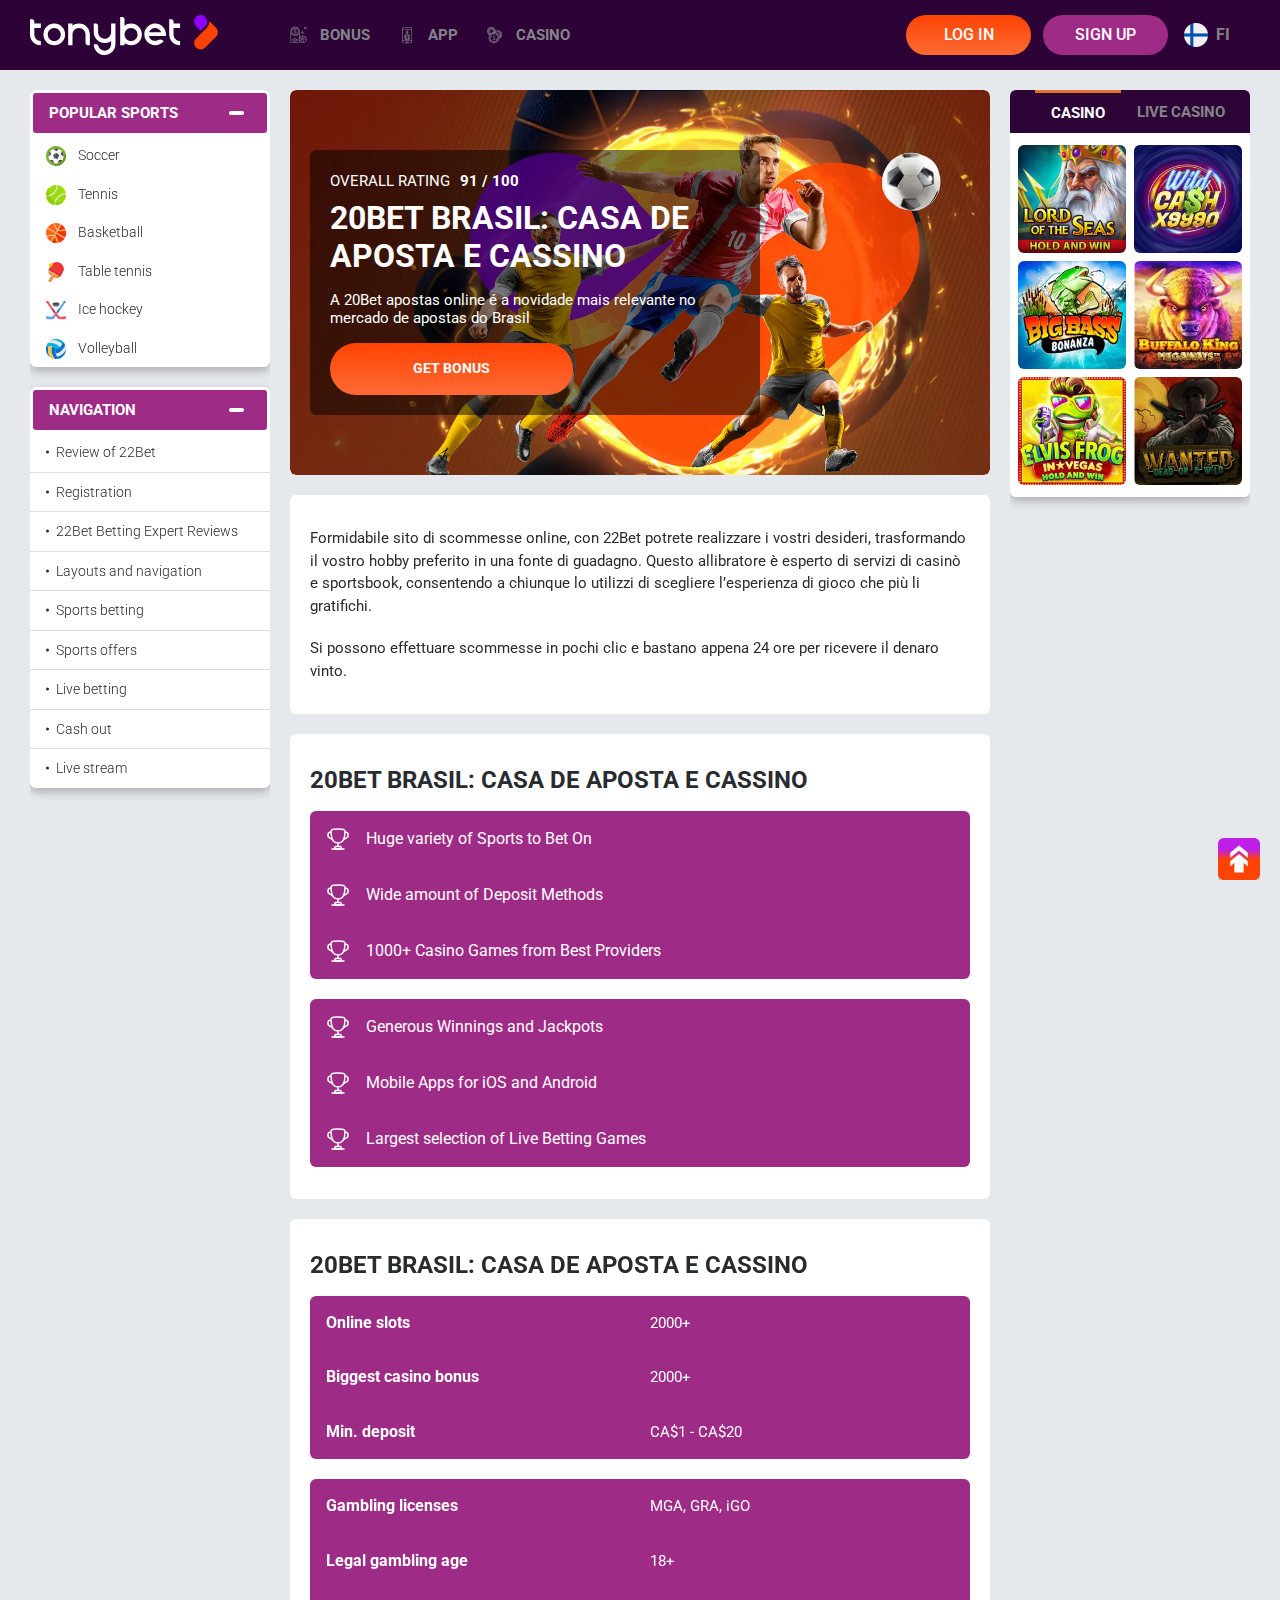
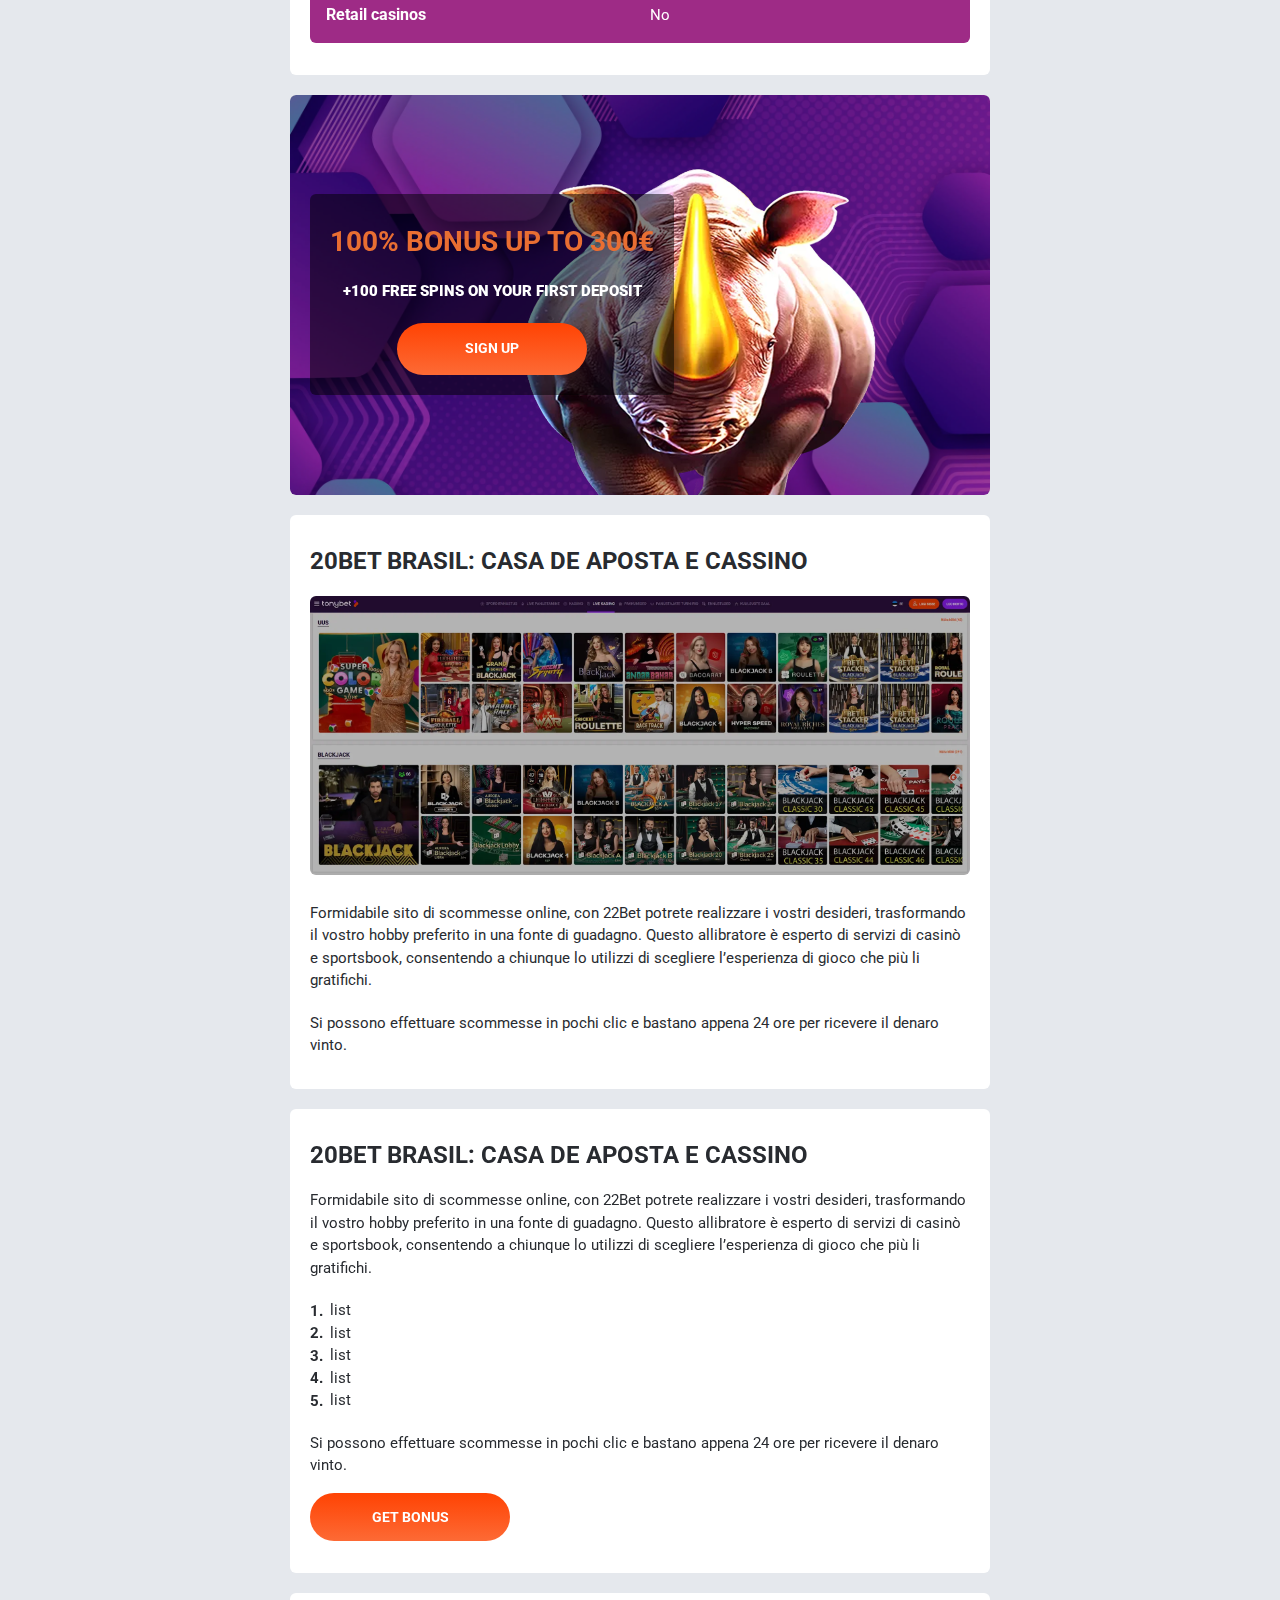
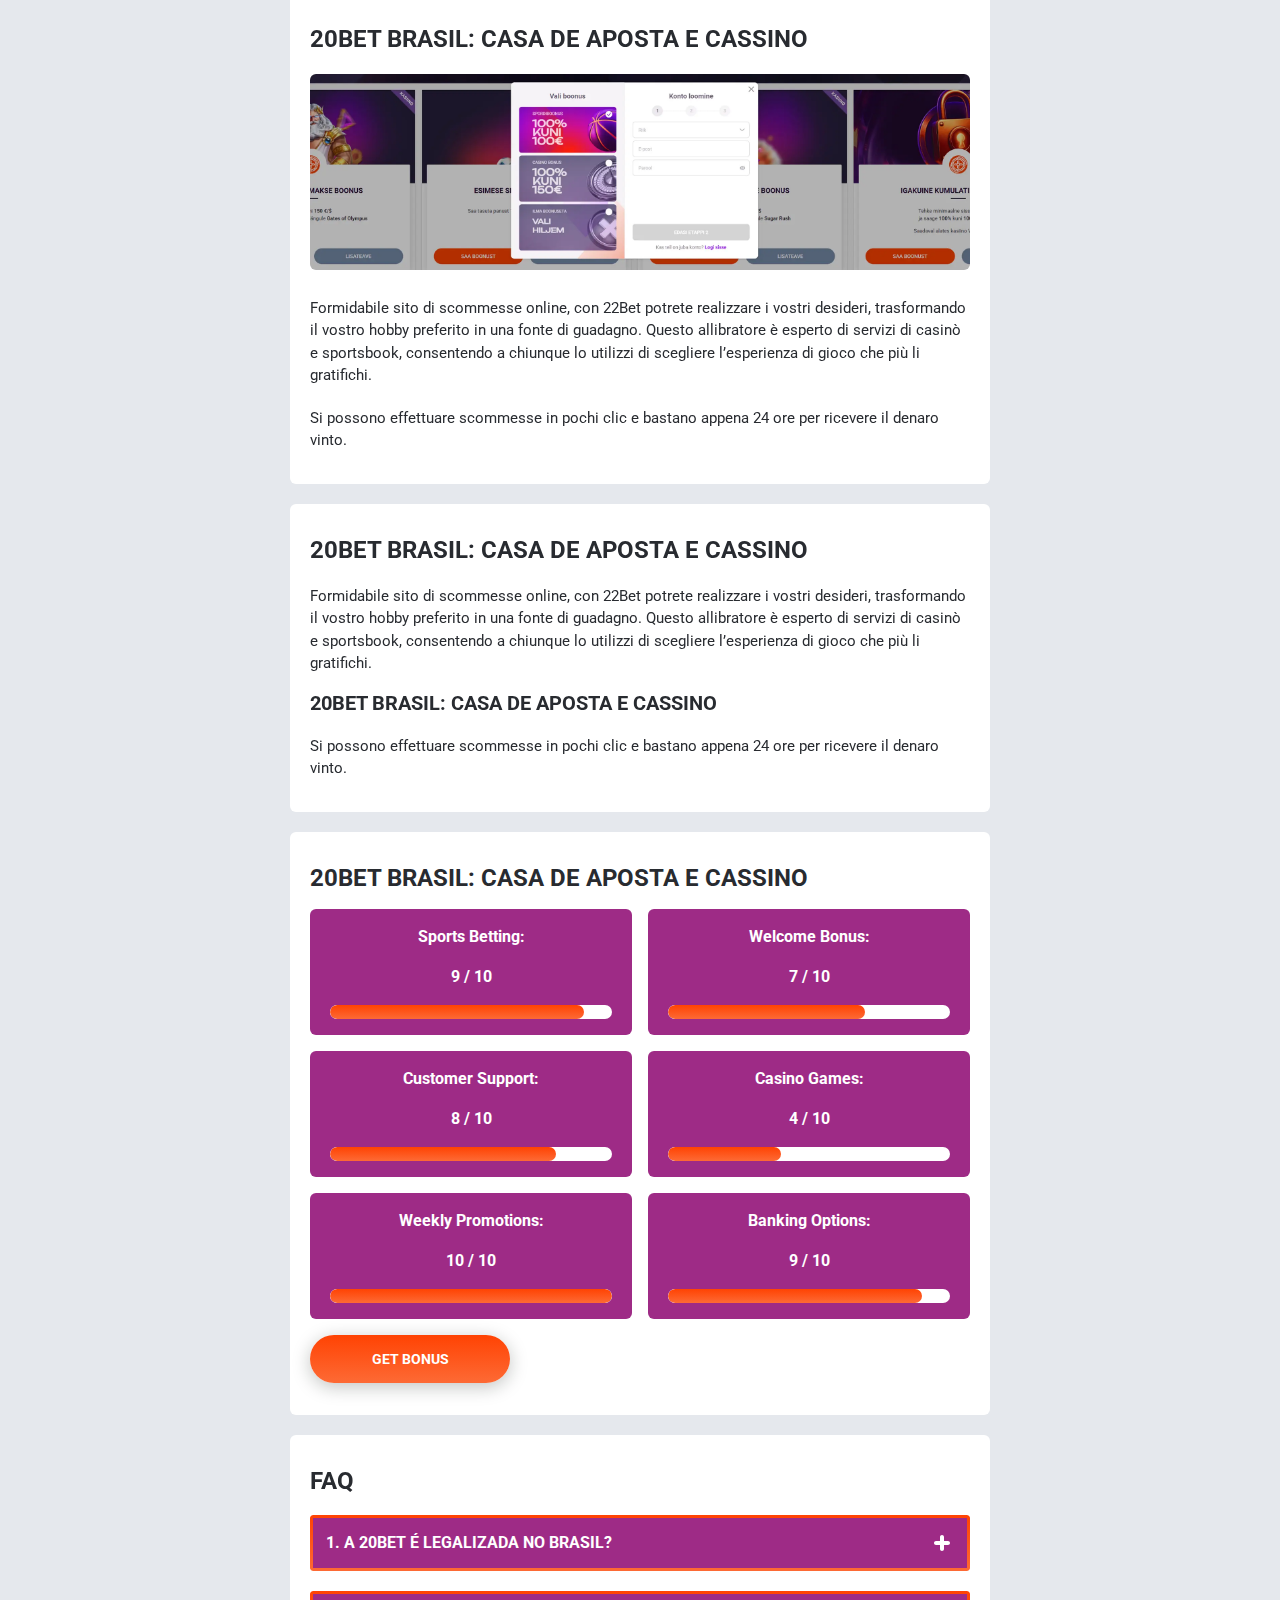
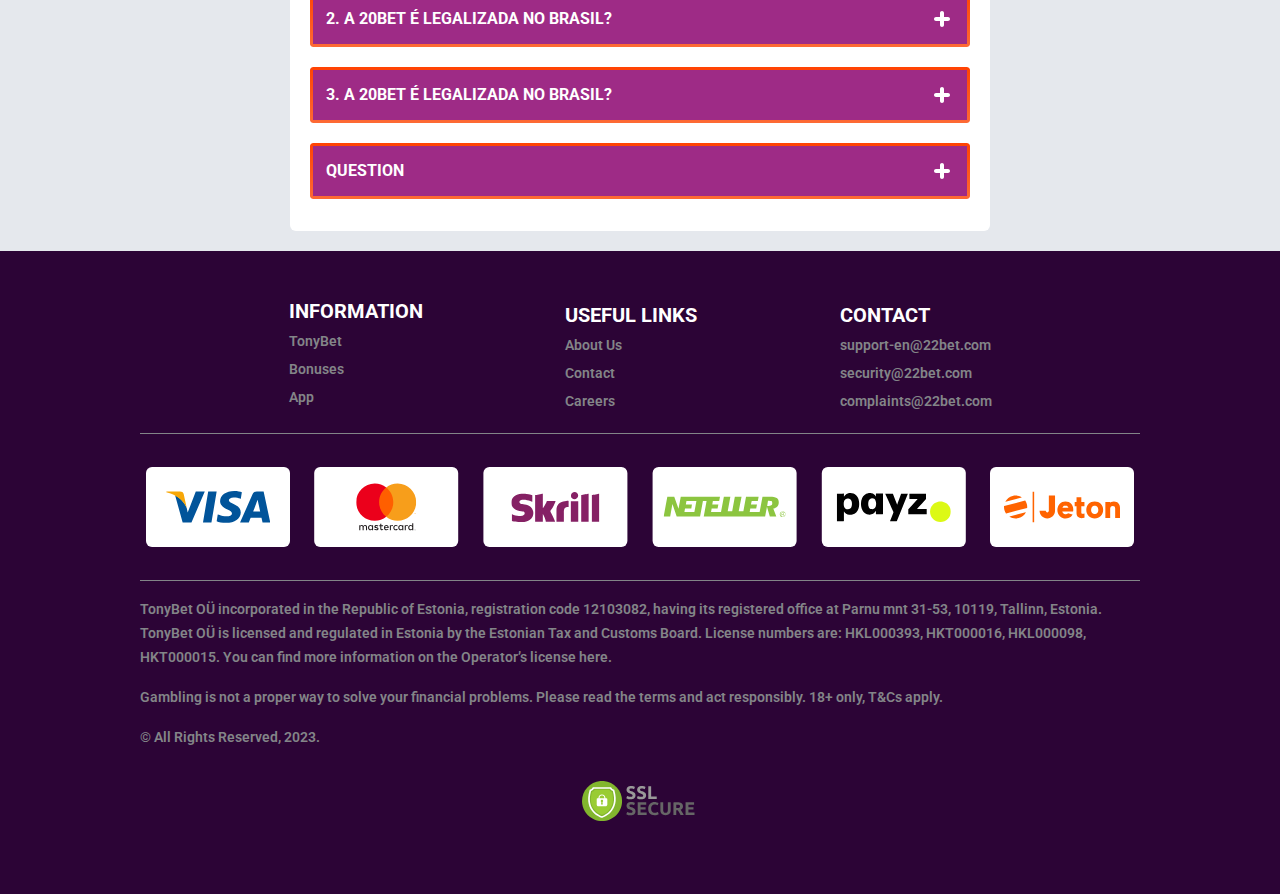
<file: index.html>
<!DOCTYPE html>
<html lang="fi">
  <head>
    <meta charset="UTF-8" />

    <meta name="viewport" content="width=device-width, initial-scale=1.0" />
    <title>20Bet Brasil: Casa de 
Aposta e Cassino</title>
    <meta name="description" content />
    <meta property="og:site_name" content />
    <meta property="og:title" content />
    <meta property="og:type" content="website" />
    <meta property="og:url" content />
    <meta property="og:image" content />
    <meta property="og:image:alt" content />
    <meta property="og:locale" content="fi" />
    <meta property="og:description" content />
    <link rel="preconnect" href="https://fonts.googleapis.com" />
    <link rel="preconnect" href="https://fonts.gstatic.com" crossorigin />
    <link
      href="https://fonts.googleapis.com/css2?family=Poppins&family=Roboto:wght@400;500;700&display=swap"
      rel="stylesheet"
    />
    <link rel="stylesheet" href="./css/reset.css" />
    <link rel="stylesheet" href="./css/main.css" />
    <link rel="stylesheet" href="./css/media.css" />
    <link rel="icon" href="./images/favicon.png" type="image/x-icon" />
    <script
      src="https://code.jquery.com/jquery-3.6.1.min.js"
      integrity="sha256-o88AwQnZB+VDvE9tvIXrMQaPlFFSUTR+nldQm1LuPXQ="
      crossorigin="anonymous"
    ></script>
  </head>
  <body>
    <header class="header">
      <section class="content header__content">
        <a href="./index.html" class="logo header__logo"
          ><img src="./images/header/logo.svg" alt="logo" title
        /></a>
        <button class="header__btn-menu">
          <svg
            width="16px"
            height="16px"
            viewBox="0 0 16 16"
            xmlns="http://www.w3.org/2000/svg"
          >
            <rect y="0" width="16" height="3" rx="1.5"></rect>
            <rect y="6.5" width="16" height="3" rx="1.5"></rect>
            <rect y="13" width="16" height="3" rx="1.5"></rect>
          </svg>
        </button>

       
        <nav class="menu header__menu">
          <ul class="header__menu-list">
            <li>
              <a href="./bonus.html">
                <span>Bonus</span>
              </a>
            </li>
            <li>
              <a href="./app.html">
                <span>App</span>
              </a>
            </li>
             <li>
              <a href="./casino.html">
                <span>Casino</span>
              </a>
            </li>
          </ul>
          <div class="header__button header__button-menu">
            <a href="#" class="button button__login-menu">log in</a>
            <a href="#" class="button button__menu">sign up</a>
          </div>
        </nav>

       

        <a href="#" class="button button__login">log in</a>
        <a href="#" class="button button__singup">sign up</a>
         <a href="" class="header__flag">
          <span><img src="./images/header/flag.png" alt="flag" title /></span>
          <span>fi</span>
        </a>
      </section>
    </header>
    <main class="main home">
      <section class="main__wrap">
        <aside class="sidebar sidebar-left">
          <div class="sidebar-left__quik">
            <div class="menu__links-desk">Popular sports</div>
            <ul class="menu__links">
              <li>
                <a href="#"
                  ><img
                    src="./images/left-menu/soccer.svg"
                    alt="Soccer"
                    title
                  />Soccer</a
                >
              </li>
              <li>
                <a href="#"
                  ><img
                    src="./images/left-menu/tennis.svg"
                    alt="Tennis"
                    title
                  />Tennis</a
                >
              </li>
              <li>
                <a href="#"
                  ><img
                    src="./images/left-menu/basketball.svg"
                    alt="Basketball"
                    title
                  />Basketball</a
                >
              </li>
              <li>
                <a href="#"
                  ><img
                    src="./images/left-menu/table-tennis.svg"
                    alt="Table tennis"
                    title
                  />Table tennis</a
                >
              </li>
              <li>
                <a href="#"
                  ><img
                    src="./images/left-menu/hockey.svg"
                    alt="Ice hockey"
                    title
                  />Ice hockey</a
                >
              </li>
              <li>
                <a href="#"
                  ><img
                    src="./images/left-menu/volleyball.svg"
                    alt="Volleyball"
                    title
                  />Volleyball</a
                >
              </li>
            </ul>
          </div>

          <div class="sidebar-left__review">
            <div class="menu__review-desk">Navigation</div>
            <ul class="menu__review">
              <li><a href="#">Review of 22Bet</a></li>
              <li><a href="#">Registration</a></li>
              <li>
                <a href="#">22Bet Betting Expert Reviews</a>
              </li>
              <li><a href="#">Layouts and navigation</a></li>
              <li><a href="#">Sports betting</a></li>
              <li><a href="#">Sports offers</a></li>
              <li><a href="#">Live betting</a></li>
              <li><a href="#">Cash out</a></li>
              <li><a href="#">Live stream</a></li>
            </ul>
          </div>
        </aside>
        <section class="content__wrapper">
          <section class="content hero">
            <div class="background">
              <img src="./images/main/bg-main.webp" alt="hero" title />
             
            </div>
            <div class="hero__wrapper">
              <div class="hero__data">
                <div class="hero__rating">
                  <p>Overall Rating</p>

                  <span>
                    <span>91</span>
                    <span>/</span>
                    <span>100</span>
                  </span>
                </div>
                <h1 class="title general hero__title">
                20Bet Brasil: Casa de 
Aposta e Cassino
                </h1>
<p class="hero__text">A 20Bet apostas online é a novidade mais relevante 
no mercado de apostas do Brasil</p>
                <a href="#" class="button hero__button">get bonus</a>
              </div>
            </div>
          </section>
          <section class="content menu-review__content">
            <div class="menu__review-desk menu__review-content">
            Navigation
            </div>
            <ul class="menu__review menu__review-list">
              <li><a href="#">Review of 22Bet</a></li>
              <li><a href="#">Registration</a></li>
              <li><a href="#">22Bet Betting Expert Reviews</a></li>
              <li><a href="#">Layouts and navigation</a></li>
              <li><a href="#">Sports betting</a></li>
              <li><a href="#">Sports offers</a></li>
              <li><a href="#">Live betting</a></li>
              <li><a href="#">Cash out</a></li>
              <li><a href="#">Live stream</a></li>
            </ul>
          </section>
          <section class="content article">
            <p>
              Formidabile sito di scommesse online, con 22Bet potrete realizzare
              i vostri desideri, trasformando il vostro hobby preferito in una
              fonte di guadagno. Questo allibratore è esperto di servizi di
              casinò e sportsbook, consentendo a chiunque lo utilizzi di
              scegliere l’esperienza di gioco che più li gratifichi.
            </p>
            <p>
              Si possono effettuare scommesse in pochi clic e bastano appena 24
              ore per ricevere il denaro vinto.
            </p>
          </section>
           <section class="content features">
            <h2 class="title high features__title">20Bet Brasil: Casa de Aposta e Cassino</h2>
              <div class="features__info">
                <ul>
                  <li>
                    <img src="./images/main/features-icon.svg" alt="icon" title="">
                    Huge variety of Sports to Bet On</li>
                  <li>
                    <img src="./images/main/features-icon.svg" alt="icon" title="">
                    Wide amount of Deposit Methods</li>
                  <li>
                    <img src="./images/main/features-icon.svg" alt="icon" title="">
                    1000+ Casino Games from Best Providers</li>
                </ul>
                 <ul>
                  <li>
                    <img src="./images/main/features-icon.svg" alt="icon" title="">
                    Generous Winnings and Jackpots</li>
                  <li>
                    <img src="./images/main/features-icon.svg" alt="icon" title="">
                    Mobile Apps for iOS and Android</li>
                  <li>
                    <img src="./images/main/features-icon.svg" alt="icon" title="">
                    Largest selection of Live Betting Games</li>
                </ul>
              
              </div>
           </section>
          <section class="content features">
            <h2 class="title high features__title">20Bet Brasil: Casa de Aposta e Cassino</h2>
            <div class="features__list">
                <table class="features__table">
                  <tbody>
                    <tr>
                      <td>Online slots</td>
                      <td>2000+</td>
                    </tr>
                    <tr>
                      <td>Biggest casino bonus</td>
                      <td>2000+</td>
                    </tr>
                    <tr>
                      <td>Min. deposit</td>
                      <td>CA$1 - CA$20</td>
                    </tr>
                  </tbody>
                   <tbody>
                    <tr>
                      <td>Gambling licenses</td>
                      <td>MGA, GRA, iGO</td>
                    </tr>
                    <tr>
                      <td>Legal gambling age</td>
                      <td>18+</td>
                    </tr>
                    <tr>
                      <td>Retail casinos</td>
                      <td>No</td>
                    </tr>
                  </tbody>
                </table>
            
            </div>
          </section>

          <section class="content banner">
            <div class="background banner__backgroud">
              <img src="./images/main/banner-main.webp" alt="banner" title />
              <div class="decor-banner__backgroud">
              <img src="./images/main/decor-banner-main.png" alt="banner" title />
            </div>
            </div>
            <div class="banner__info">
             
             <h2 class="title high banner__title">
  <span class="main-offer">
    100% BONUS UP TO 300€
  </span>
  <strong class="sub-offer">
    +100 free spins on your first deposit
  </strong>
</h2>

              <a href="#" class="button banner__button">sign up</a>
            </div>
          </section>
          <section class="content article">
            <h2 class="title high article__title">
              20Bet Brasil: Casa de Aposta e Cassino
            </h2>
 <div class="images">
              <img src="./images/main/image1-main.webp" alt="banner" title />
            </div>
            <p>
              Formidabile sito di scommesse online, con 22Bet potrete realizzare
              i vostri desideri, trasformando il vostro hobby preferito in una
              fonte di guadagno. Questo allibratore è esperto di servizi di
              casinò e sportsbook, consentendo a chiunque lo utilizzi di
              scegliere l’esperienza di gioco che più li gratifichi.
            </p>
            <p>
              Si possono effettuare scommesse in pochi clic e bastano appena 24
              ore per ricevere il denaro vinto.
            </p>
           
          </section>
   
           
          <section class="content article">
            <h2 class="title high article__title">
              20Bet Brasil: Casa de Aposta e Cassino
            </h2>
            <p>
              Formidabile sito di scommesse online, con 22Bet potrete realizzare
              i vostri desideri, trasformando il vostro hobby preferito in una
              fonte di guadagno. Questo allibratore è esperto di servizi di
              casinò e sportsbook, consentendo a chiunque lo utilizzi di
              scegliere l’esperienza di gioco che più li gratifichi.
            </p>
            <ol>
              <li>list</li>
              <li>list</li>
              <li>list</li>
               <li>list</li>
              <li>list</li>
            </ol>
            <p>
              Si possono effettuare scommesse in pochi clic e bastano appena 24
              ore per ricevere il denaro vinto.
            </p>
            <a href="#" class="button ">get bonus</a>
          </section>
          <section class="content article">
            <h2 class="title high article__title">
              20Bet Brasil: Casa de Aposta e Cassino
            </h2>
<div class="images">
              <img src="./images/main/image2-main.webp" alt="banner" title />
            </div>
            <p>
              Formidabile sito di scommesse online, con 22Bet potrete realizzare
              i vostri desideri, trasformando il vostro hobby preferito in una
              fonte di guadagno. Questo allibratore è esperto di servizi di
              casinò e sportsbook, consentendo a chiunque lo utilizzi di
              scegliere l’esperienza di gioco che più li gratifichi.
            </p>
            <p>
              Si possono effettuare scommesse in pochi clic e bastano appena 24
              ore per ricevere il denaro vinto.
            </p>
            
          </section>
          <section class="content article">
            <h2 class="title high article__title">
              20Bet Brasil: Casa de Aposta e Cassino
            </h2>

         
            <p>
              Formidabile sito di scommesse online, con 22Bet potrete realizzare
              i vostri desideri, trasformando il vostro hobby preferito in una
              fonte di guadagno. Questo allibratore è esperto di servizi di
              casinò e sportsbook, consentendo a chiunque lo utilizzi di
              scegliere l’esperienza di gioco che più li gratifichi.
            </p>
            <h3>20Bet Brasil: Casa de Aposta e Cassino</h3>
            <p>
              Si possono effettuare scommesse in pochi clic e bastano appena 24
              ore per ricevere il denaro vinto.
            </p>
            
          </section>
         <section class="content ratings">
            <h2 class="title high ratings__title">20Bet Brasil: Casa de Aposta e Cassino</h2>
          
            <div class="ratings__content">
              <ul class="ratings__list">
                <li>
                 
                  <div  class="ratings__info">
                    
                    <span class="ratings__data">
                      <span>9</span>
                      <span>/</span>
                      <span>10</span>
                    </span>
                   
                    <p>Sports betting:</p>
                
                  </div>
                  <div class="ratings__img">
                      <span style="width: 90%"></span>
                  </div>
                </li>
                <li>
                  
                  <div class="ratings__info">
                    <span class="ratings__data">
                      <span>7</span>
                      <span>/</span>
                      <span>10</span>
                    </span>
                    <p>Welcome Bonus:
                    </p> 
                  </div>
                  <div class="ratings__img">
                    <span style="width: 70%"></span>
                  </div>
                </li>
                <li>
                  
                  <div class="ratings__info">
                    <span class="ratings__data">
                      <span>8</span>
                      <span>/</span>
                      <span>10</span>
                    </span>
                    <p>Customer support:</p>
              
                  </div>
                  <div class="ratings__img">
                      <span style="width: 80%"></span>
                  </div>  
              </li>
              
              <li>
               
                <div class="ratings__info">
                  <span class="ratings__data">
                    <span>4</span>
                    <span>/</span>
                    <span>10</span>
                  </span>
                  <p>Casino games:</p>
                
                </div>
                <div class="ratings__img">
                  <span style="width: 40%"></span>
                </div>
              
               
              </li>
                <li>
                 
                  <div class="ratings__info">
                    <span class="ratings__data">
                      <span>10</span>
                      <span>/</span>
                      <span>10</span>
                    </span>
                    <p>Weekly Promotions:
                    </p>
              
                  </div>
                  <div class="ratings__img">
                      <span style="width: 100%"></span>
                  </div>   
                  
                </li> 
              <li>
               
                <div class="ratings__info">
                  <span class="ratings__data">
                    <span>9</span>
                    <span>/</span>
                    <span>10</span>
                  </span>
                  <p>Banking Options:</p>
                  
                </div> 
                <div class="ratings__img">
                   <span style="width: 90%"></span>
                </div>
              </li> 
            
              </ul>
             
            </div>      

            <a href="#" class="button ratings__button">get bonus</a>
          </section>
       
          <section class="content faq">
            <h2 class="title high faq__title">faq</h2>
            <ul class="faq__list">
              <li class="faq__item">
                <h3 class="title medium faq__subtitle js-button-expander">
                1. A 20Bet é legalizada no Brasil?
                </h3>
                <div class="faq__answer js-expand-content">
                  <p>
                   Sim, a casa de apostas tem licença emitida por Curaçao, que é reconhecida no Brasil e a permite atuar por aqui.
                  </p>
                </div>
              </li>
              <li class="faq__item">
                <h3 class="title medium faq__subtitle js-button-expander">
                 2. A 20Bet é legalizada no Brasil?
                </h3>
                <div class="faq__answer js-expand-content">
                  <p>
                 Sim, a casa de apostas tem licença emitida por Curaçao, que é reconhecida no Brasil e a permite atuar por aqui.
                  </p>
                </div>
              </li>
               <li class="faq__item">
                <h3 class="title medium faq__subtitle js-button-expander">
                 3. A 20Bet é legalizada no Brasil?
                </h3>
                <div class="faq__answer js-expand-content">
                  <p>
                 Sim, a casa de apostas tem licença emitida por Curaçao, que é reconhecida no Brasil e a permite atuar por aqui.
                  </p>
                </div>
              </li>
              <li class="faq__item">
                <h3 class="title medium faq__subtitle js-button-expander">
                Question
                </h3>
                <div class="faq__answer js-expand-content">
                  <p>
                   Sim, a casa de apostas tem licença emitida por Curaçao, que é reconhecida no Brasil e a permite atuar por aqui.
                  </p>
                </div>
              </li>
              
            </ul>
          </section>
        </section>
         <aside class="sidebar sidebar-right">
          
          <div class="sidebar-right__desk">
            <div class="menu__wrap">
              <div class="menu__cards">Casino</div>
              <div class="menu__cards-live">Live Casino</div>
            </div>
            <ul class="menu__casino">
              <li>
                <a href="#"
                  >
                  <img
                    src="./images/right-gallery/casino1.png"
                    alt="gallery-casino"
                    title
                />
                
  </a><div class="casino__hover">
                  <h2>Wild Cash</h2>
        <a href="#" class="casino__hover-link">Sign up</a>
        <p>or</p>
        <a href="#" class="button  casino__button">Log in</a>
    </div>
              
              </li>
              <li>
                <a href="#"
                  ><img
                    src="./images/right-gallery/casino2.png"
                    alt="gallery-casino"
                    title
                />
              </a>
              <div class="casino__hover">
                  <h2>Wild Cash</h2>
        <a href="#" class="casino__hover-link">Sign up</a>
        <p>or</p>
        <a href="#" class="button  casino__button">Log in</a>
    </div>
              </li>
              <li>
                <a href="#"
                  ><img
                    src="./images/right-gallery/casino3.png"
                    alt="gallery-casino"
                    title
                /></a>
                <div class="casino__hover">
                  <h2>Wild Cash</h2>
        <a href="#" class="casino__hover-link">Sign up</a>
        <p>or</p>
        <a href="#" class="button  casino__button">Log in</a>
    </div>
              </li>
              <li>
                <a href="#"
                  ><img
                    src="./images/right-gallery/casino4.png"
                    alt="gallery-casino"
                    title
                /></a>
                <div class="casino__hover">
                  <h2>Wild Cash</h2>
        <a href="#" class="casino__hover-link">Sign up</a>
        <p>or</p>
        <a href="#" class="button  casino__button">Log in</a>
    </div>
              </li>
              <li>
                <a href="#"
                  ><img
                    src="./images/right-gallery/casino5.png"
                    alt="gallery-casino"
                    title
                /></a>
                <div class="casino__hover">
                  <h2>Wild Cash</h2>
        <a href="#" class="casino__hover-link">Sign up</a>
        <p>or</p>
        <a href="#" class="button  casino__button">Log in</a>
    </div>
              </li>
              <li>
                <a href="#"
                  ><img
                    src="./images/right-gallery/casino6.png"
                    alt="gallery-casino"
                    title
                /></a>
                <div class="casino__hover">
                  <h2>Wild Cash</h2>
        <a href="#" class="casino__hover-link">Sign up</a>
        <p>or</p>
        <a href="#" class="button  casino__button">Log in</a>
    </div>
              </li>
            </ul>
          </div>
        </aside>
        <div class="" onclick="scrollToTop()">
          <button class="main__arrow" id="scrollToTopBtn"></button>
        </div>
      </section>
    </main>
    <footer class="footer">
      <section class="content footer__content">
        <ul class="footer__menu">
          <li>
            <div>Information</div>
            <ul class="footer__info">
              <li><a href="#">TonyBet</a></li>
              <li><a href="#">Bonuses</a></li>
              <li><a href="#">App</a></li>
            </ul>
          </li>
          <li>
            <div>Useful Links</div>
            <ul class="footer__info">
              <li><a href="#">About Us</a></li>
              <li><a href="#">Contact</a></li>
              <li><a href="#">Careers</a></li>
            </ul>
          </li>
          <li>
            <div>Contact</div>
            <ul class="footer__info">
              <li>
                <a href="mailto:support-en@22bet.com">support-en@22bet.com</a>
              </li>
              <li>
                <a href="mailto:security@22bet.com">security@22bet.com</a>
              </li>
              <li>
                <a href="mailto:complaints@22bet.com">complaints@22bet.com</a>
              </li>
            </ul>
          </li>
        </ul>

        <ul class="footer__cards-list">
          <li>
            <a href="#"
              ><img src="./images/footer/visa.svg" alt="cardvisa" title
            /></a>
          </li>
          <li>
            <a href="#"
              ><img src="./images/footer/mastercard.svg" alt="mastercard" title
            /></a>
          </li>
         
          <li>
            <a href="#"
              ><img src="./images/footer/skrill.svg" alt="skrill" title
            /></a>
          </li>
          <li>
            <a href="#"
              ><img src="./images/footer/neteller.svg" alt="neteller" title
            /></a>
          </li>
          <li>
            <a href="#"
              ><img src="./images/footer/payz.svg" alt="payz" title
            /></a>
          </li>
          <li>
            <a href="#"
              ><img src="./images/footer/jeton.svg" alt="jetonbank" title
            /></a>
          </li>
         
        </ul>

        <div class="footer__wrapp">
          <div class="footer__text">
            <p>
              TonyBet OÜ incorporated in the Republic of Estonia, registration code 12103082, having its registered office at Parnu mnt 31-53, 10119, Tallinn, Estonia. TonyBet OÜ is licensed and regulated in Estonia by the Estonian Tax and Customs Board. License numbers are: HKL000393, HKT000016, HKL000098, HKT000015. You can find more information on the Operator’s license here.
            </p>
            
        <p>Gambling is not a proper way to solve your financial problems. Please read the terms and act responsibly. 18+ only, T&Cs apply.</p>
          <p>&copy; All Rights Reserved, 2023.</p>
          </div>
          <div class="footer__secure">
            <img src="./images/footer/ssl.svg" alt="ssl" title />
          </div>
        
      </section>
    </footer>
    <script src="./js/arrowUp.js" defer></script>
    <script src="./js/sidebar.js" defer></script>
    <script src="./js/expander.js" defer></script>
    <script src="./js/mobile-menu.js" defer></script>
  </body>
</html>
</file>
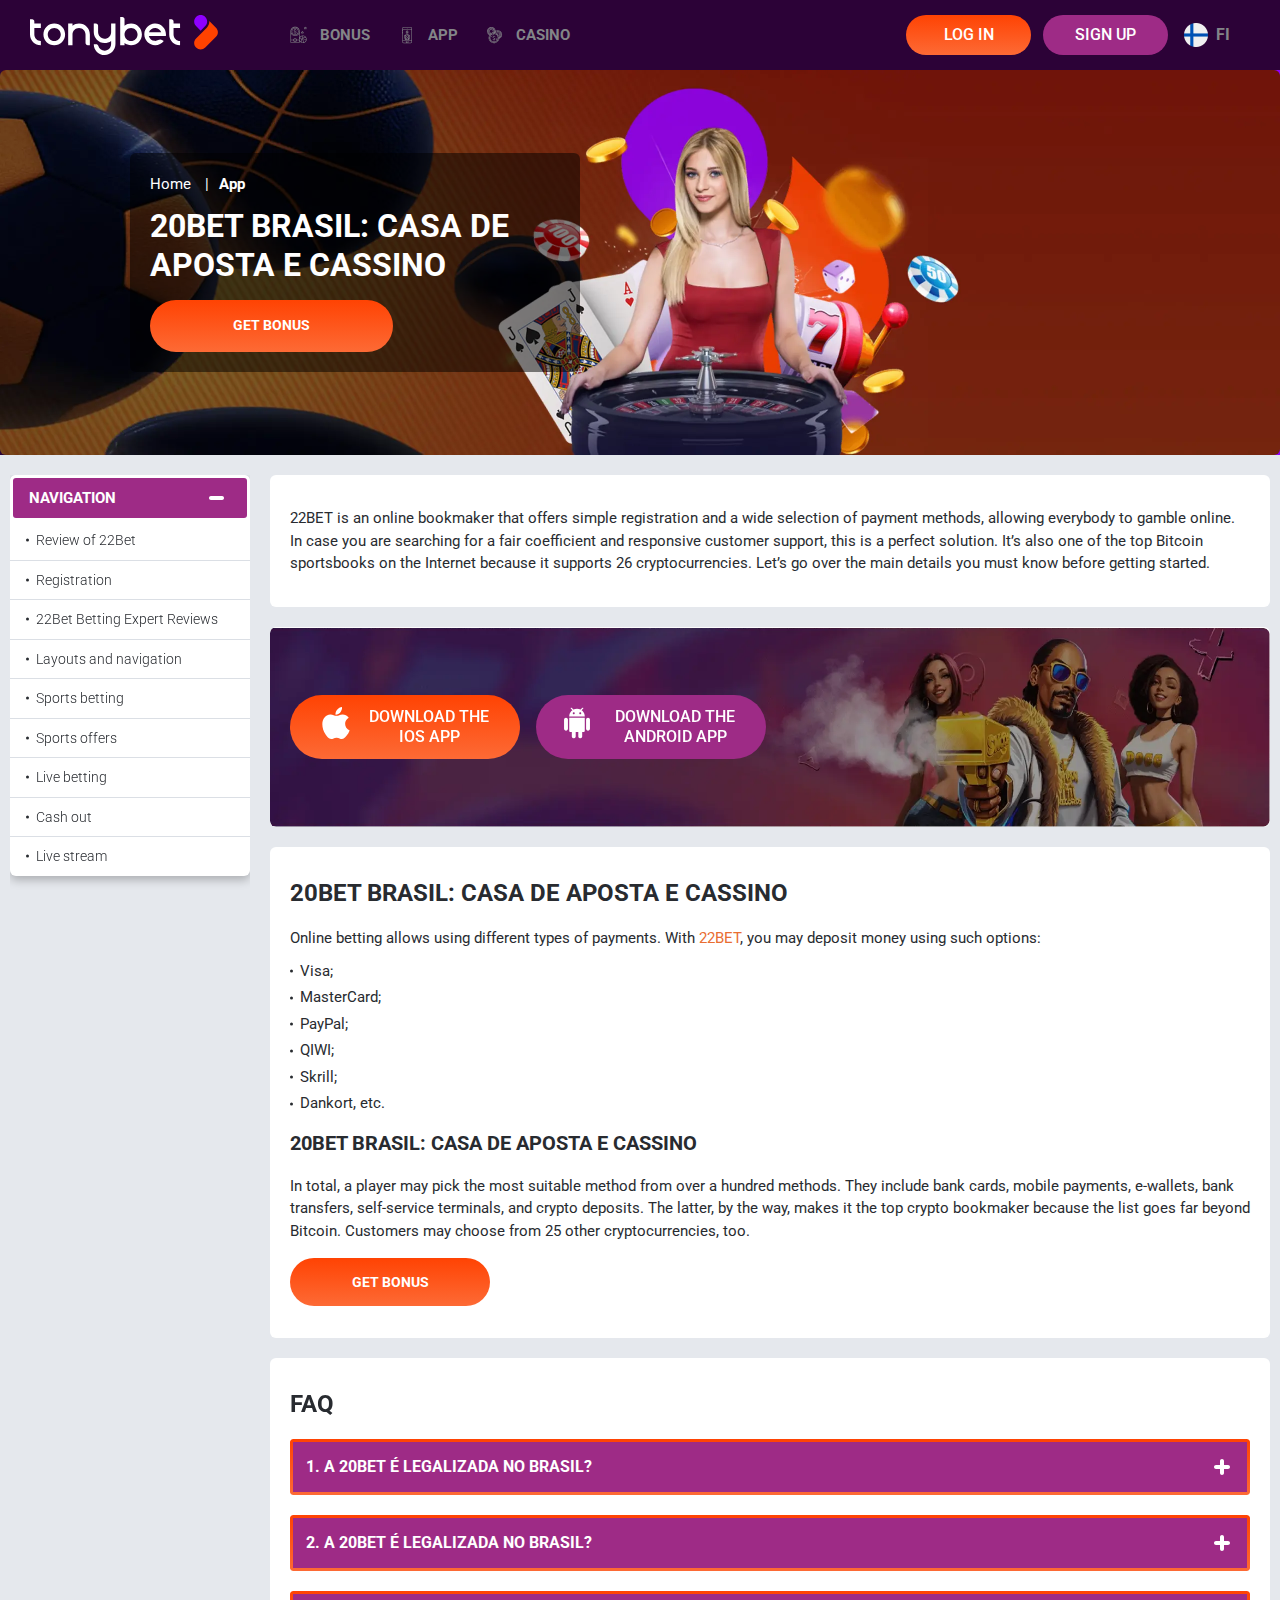
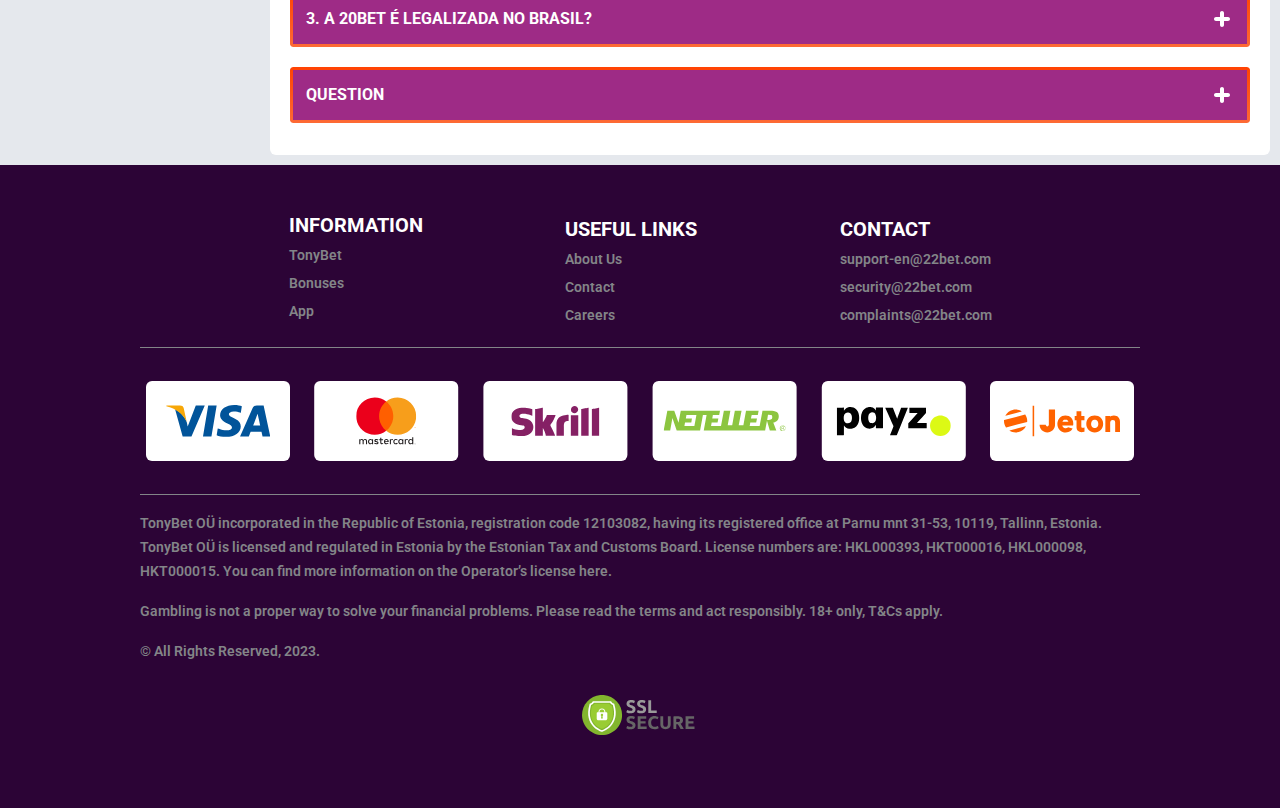
<file: app.html>
<!DOCTYPE html>
<html lang="fi">
  <head>
    <meta charset="UTF-8" />

    <meta name="viewport" content="width=device-width, initial-scale=1.0" />
    <title>20Bet Brasil: Casa de 
Aposta e Cassino </title>
    <meta name="description" content />
    <meta property="og:site_name" content />
    <meta property="og:title" content />
    <meta property="og:type" content="website" />
    <meta property="og:url" content />
    <meta property="og:image" content />
    <meta property="og:image:alt" content />
    <meta property="og:locale" content="fi" />
    <meta property="og:description" content />
    <link rel="preconnect" href="https://fonts.googleapis.com" />
    <link rel="preconnect" href="https://fonts.gstatic.com" crossorigin />
    <link
      href="https://fonts.googleapis.com/css2?family=Poppins&family=Roboto:wght@400;500;700&display=swap"
      rel="stylesheet"
    />
    <link rel="stylesheet" href="./css/reset.css" />
    <link rel="stylesheet" href="./css/main.css" />
    <link rel="stylesheet" href="./css/media.css" />
    <link rel="icon" href="./images/favicon.png" type="image/x-icon" />
      <script
    src="https://code.jquery.com/jquery-3.6.1.min.js"
    integrity="sha256-o88AwQnZB+VDvE9tvIXrMQaPlFFSUTR+nldQm1LuPXQ="
    crossorigin="anonymous"
  ></script>
  </head>
  <body>
    <header class="header">
      <section class="content header__content">
        <a href="./index.html" class="logo header__logo"
          ><img src="./images/header/logo.svg" alt="logo" title
        /></a>
        <button class="header__btn-menu">
          <svg
            width="16px"
            height="16px"
            viewBox="0 0 16 16"
            xmlns="http://www.w3.org/2000/svg"
          >
            <rect y="0" width="16" height="3" rx="1.5"></rect>
            <rect y="6.5" width="16" height="3" rx="1.5"></rect>
            <rect y="13" width="16" height="3" rx="1.5"></rect>
          </svg>
        </button>

       
        <nav class="menu header__menu">
          <ul class="header__menu-list">
            <li>
              <a href="./bonus.html">
                <span>Bonus</span>
              </a>
            </li>
            <li>
              <a href="./app.html">
                <span>App</span>
              </a>
            </li>
             <li>
              <a href="./casino.html">
                <span>Casino</span>
              </a>
            </li>
          </ul>
          <div class="header__button header__button-menu">
            <a href="#" class="button button__login-menu">log in</a>
            <a href="#" class="button button__menu">sign up</a>
          </div>
        </nav>

       

        <a href="#" class="button button__login">log in</a>
        <a href="#" class="button button__singup">sign up</a>
         <a href="" class="header__flag">
          <span><img src="./images/header/flag.png" alt="flag" title /></span>
          <span>fi</span>
        </a>
      </section>
    </header>
    <main class="main home main-page">
      <section class="hero hero__page">
        <div class="background background-page">
          <img src="./images/app/bg-app.webp" alt="hero" title />
          
        </div>
        <div class="hero__wrapper hero__wrapper-page">
          <div class="hero__data hero__data-page">
            <ul
              class="breadcrumbs"
             
            >
              <li
              
              >
                <a href="#" >
                  <span >Home</span></a
                >
             
              </li>
              <li
                
              >
                <a href="#" >
                  <span >App</span></a
                >
              
              </li>
            </ul>
            <h1 class="title general hero__title">
              20Bet Brasil: Casa de 
Aposta e Cassino
            </h1>
            <a href="#" class="button hero__button">get bonus</a>
          </div>
        </div>
      </section>
      <section class="main__wrap main__wrap-page">
        <aside class="sidebar sidebar-left sidebar-left-page">
          <div class="sidebar-left__review">
            <div class="menu__review-desk">Navigation</div>
            <ul class="menu__review">
              <li><a href="#">Review of 22Bet</a></li>
              <li><a href="#">Registration</a></li>
              <li><a href="#">22Bet Betting Expert Reviews</a></li>
              <li><a href="#">Layouts and navigation</a></li>
              <li><a href="#">Sports betting</a></li>
              <li><a href="#">Sports offers</a></li>
              <li><a href="#">Live betting</a></li>
              <li><a href="#">Cash out</a></li>
              <li><a href="#">Live stream</a></li>
            </ul>
          </div>
        </aside>
        <section class="content__wrapper content__wrapper-page">
          <section class="content menu-review__content">
            <div class="menu__review-desk menu__review-content">
              Navigation
            </div>
            <ul class="menu__review menu__review-list">
              <li><a href="#">Review of 22Bet</a></li>
              <li><a href="#">Registration</a></li>
              <li><a href="#">22Bet Betting Expert Reviews</a></li>
              <li><a href="#">Layouts and navigation</a></li>
              <li><a href="#">Sports betting</a></li>
              <li><a href="#">Sports offers</a></li>
              <li><a href="#">Live betting</a></li>
              <li><a href="#">Cash out</a></li>
              <li><a href="#">Live stream</a></li>
            </ul>
          </section>
          <section class="content article">
            <p>
             22BET is an online bookmaker that offers simple registration and a wide selection of payment methods, allowing everybody to gamble online. In case you are searching for a fair coefficient and responsive customer support, this is a perfect solution. It’s also one of the top Bitcoin sportsbooks on the Internet because it supports 26 cryptocurrencies. Let’s go over the main details you must know before getting started.
            </p>
           
          </section>
          <section class="content  banner__app">
            <div class="background banner__background-app">
              <img src="./images/app/banner-app.webp" alt="banner" title />
              
            </div>
            <div class="banner__content banner__content-app">
               
              <div class="button__wrap-app">
                <a href="#" class="banner__btn banner__btn-app">
                  <img src="./images/app/apple.svg" alt="" title>
                Download 
                the IOS app
                </a>
                <a href="#" class="banner__btn banner__btn-android"
                  > <img src="./images/app/android.svg" alt="" title>Download  the Android app</a
                >
              </div>
             
           
            </div>
          </section>

          <section class="content article">
            <h2 class="title high article__title">
              20Bet Brasil: Casa de Aposta e Cassino
            </h2>
            <p>
              Online betting allows using different types of payments. With <a href="#">22BET</a>, you may deposit money using such options:
            </p>
            <ul class="article__list">
              <li>Visa;</li>
              <li>MasterCard;</li>
              <li>PayPal;</li>
              <li> QIWI;</li>
              <li>Skrill;</li>
              <li>Dankort, etc.</li>
            </ul>
<h3>20Bet Brasil: Casa de Aposta e Cassino</h3>
            <p>
              In total, a player may pick the most suitable method from over a hundred methods. They include bank cards, mobile payments, e-wallets, bank transfers, self-service terminals, and crypto deposits. The latter, by the way, makes it the top crypto bookmaker because the list goes far beyond Bitcoin. Customers may choose from 25 other cryptocurrencies, too.
            </p>
            <a href="#" class="button article__button">get bonus</a>
          </section>

      <section class="content faq">
            <h2 class="title high faq__title">faq</h2>
            <ul class="faq__list">
              <li class="faq__item">
                <h3 class="title medium faq__subtitle js-button-expander">
                1. A 20Bet é legalizada no Brasil?
                </h3>
                <div class="faq__answer js-expand-content">
                  <p>
                   Sim, a casa de apostas tem licença emitida por Curaçao, que é reconhecida no Brasil e a permite atuar por aqui.
                  </p>
                </div>
              </li>
              <li class="faq__item">
                <h3 class="title medium faq__subtitle js-button-expander">
                 2. A 20Bet é legalizada no Brasil?
                </h3>
                <div class="faq__answer js-expand-content">
                  <p>
                 Sim, a casa de apostas tem licença emitida por Curaçao, que é reconhecida no Brasil e a permite atuar por aqui.
                  </p>
                </div>
              </li>
               <li class="faq__item">
                <h3 class="title medium faq__subtitle js-button-expander">
                 3. A 20Bet é legalizada no Brasil?
                </h3>
                <div class="faq__answer js-expand-content">
                  <p>
                 Sim, a casa de apostas tem licença emitida por Curaçao, que é reconhecida no Brasil e a permite atuar por aqui.
                  </p>
                </div>
              </li>
              <li class="faq__item">
                <h3 class="title medium faq__subtitle js-button-expander">
                Question
                </h3>
                <div class="faq__answer js-expand-content">
                  <p>
                   Sim, a casa de apostas tem licença emitida por Curaçao, que é reconhecida no Brasil e a permite atuar por aqui.
                  </p>
                </div>
              </li>
              
            </ul>
          </section>
        </section>
      </section>
    </main>
     <footer class="footer">
      <section class="content footer__content">
        <ul class="footer__menu">
          <li>
            <div>Information</div>
            <ul class="footer__info">
              <li><a href="#">TonyBet</a></li>
              <li><a href="#">Bonuses</a></li>
              <li><a href="#">App</a></li>
            </ul>
          </li>
          <li>
            <div>Useful Links</div>
            <ul class="footer__info">
              <li><a href="#">About Us</a></li>
              <li><a href="#">Contact</a></li>
              <li><a href="#">Careers</a></li>
            </ul>
          </li>
          <li>
            <div>Contact</div>
            <ul class="footer__info">
              <li>
                <a href="mailto:support-en@22bet.com">support-en@22bet.com</a>
              </li>
              <li>
                <a href="mailto:security@22bet.com">security@22bet.com</a>
              </li>
              <li>
                <a href="mailto:complaints@22bet.com">complaints@22bet.com</a>
              </li>
            </ul>
          </li>
        </ul>

        <ul class="footer__cards-list">
          <li>
            <a href="#"
              ><img src="./images/footer/visa.svg" alt="cardvisa" title
            /></a>
          </li>
          <li>
            <a href="#"
              ><img src="./images/footer/mastercard.svg" alt="mastercard" title
            /></a>
          </li>
         
          <li>
            <a href="#"
              ><img src="./images/footer/skrill.svg" alt="skrill" title
            /></a>
          </li>
          <li>
            <a href="#"
              ><img src="./images/footer/neteller.svg" alt="neteller" title
            /></a>
          </li>
          <li>
            <a href="#"
              ><img src="./images/footer/payz.svg" alt="payz" title
            /></a>
          </li>
          <li>
            <a href="#"
              ><img src="./images/footer/jeton.svg" alt="jetonbank" title
            /></a>
          </li>
         
        </ul>

        <div class="footer__wrapp">
          <div class="footer__text">
            <p>
              TonyBet OÜ incorporated in the Republic of Estonia, registration code 12103082, having its registered office at Parnu mnt 31-53, 10119, Tallinn, Estonia. TonyBet OÜ is licensed and regulated in Estonia by the Estonian Tax and Customs Board. License numbers are: HKL000393, HKT000016, HKL000098, HKT000015. You can find more information on the Operator’s license here.
            </p>
            
        <p>Gambling is not a proper way to solve your financial problems. Please read the terms and act responsibly. 18+ only, T&Cs apply.</p>
          <p>&copy; All Rights Reserved, 2023.</p>
          </div>
          <div class="footer__secure">
            <img src="./images/footer/ssl.svg" alt="ssl" title />
          </div>
        
      </section>
    </footer>

    <script src="./js/sidebar.js" defer></script>
    <script src="./js/expander.js" defer></script>
    <script src="./js/mobile-menu.js" defer></script>
  </body>
</html>
</file>
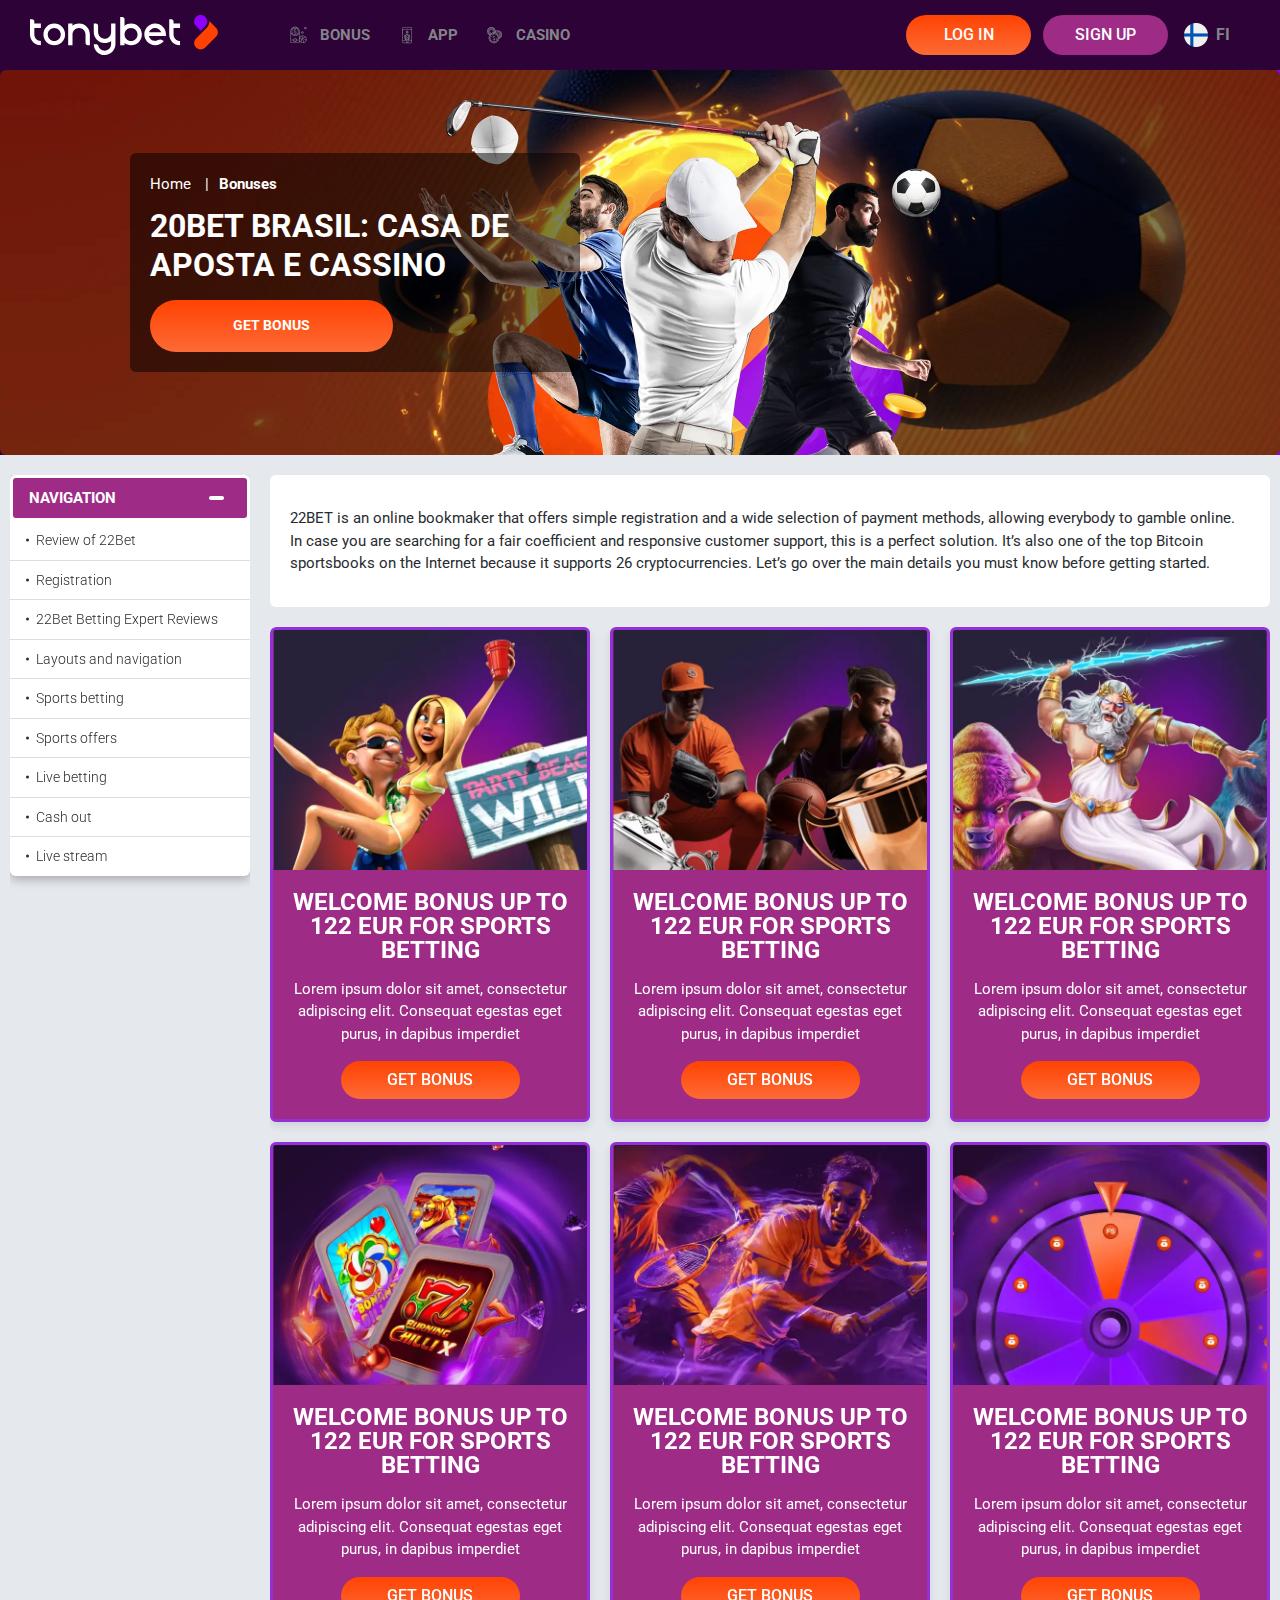
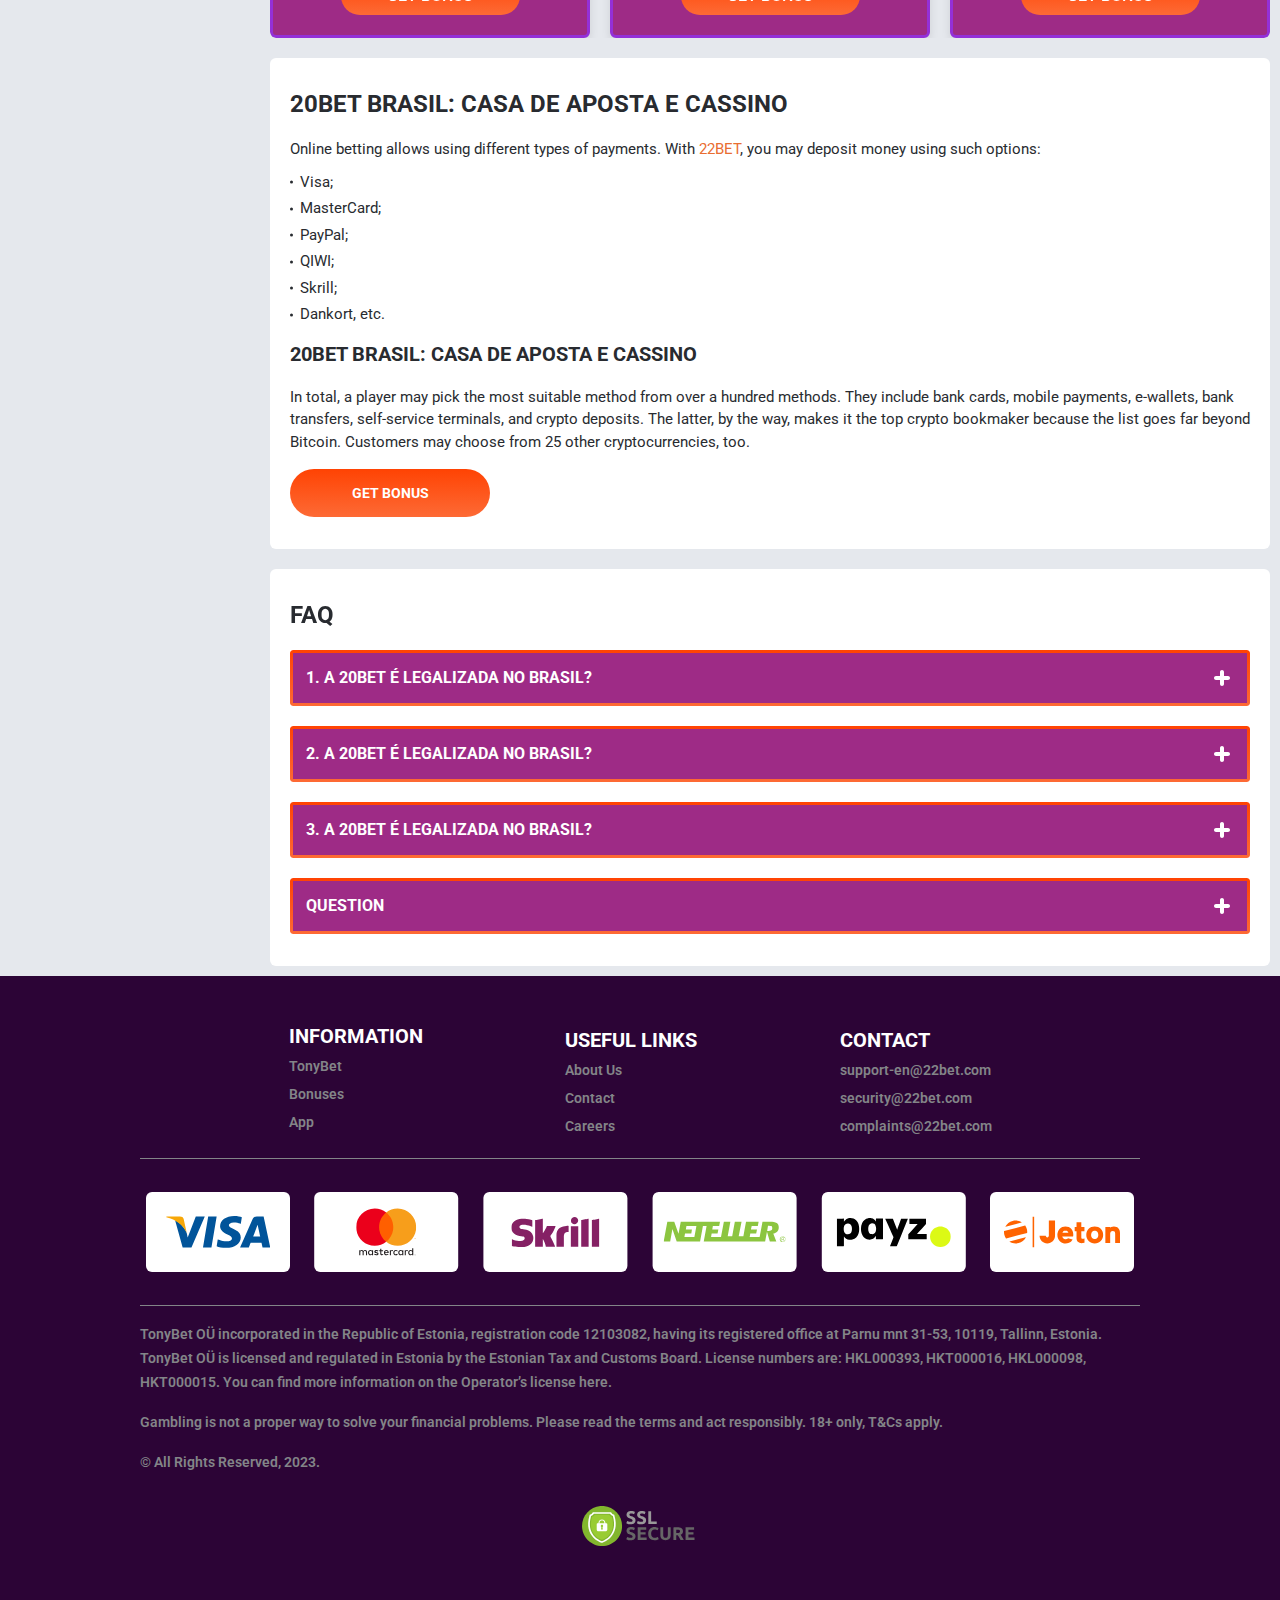
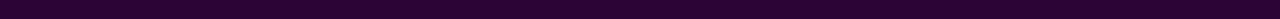
<file: bonus.html>
<!DOCTYPE html>
<html lang="fi">
  <head>
    <meta charset="UTF-8" />

    <meta name="viewport" content="width=device-width, initial-scale=1.0" />
    <title>20Bet Brasil: Casa de 
Aposta e Cassino</title>
    <meta name="description" content />
    <meta property="og:site_name" content />
    <meta property="og:title" content />
    <meta property="og:type" content="website" />
    <meta property="og:url" content />
    <meta property="og:image" content />
    <meta property="og:image:alt" content />
    <meta property="og:locale" content="fi" />
    <meta property="og:description" content />
    <link rel="preconnect" href="https://fonts.googleapis.com" />
    <link rel="preconnect" href="https://fonts.gstatic.com" crossorigin />
    <link
      href="https://fonts.googleapis.com/css2?family=Poppins&family=Roboto:wght@400;500;700&display=swap"
      rel="stylesheet"
    />
    <link rel="stylesheet" href="./css/reset.css" />
    <link rel="stylesheet" href="./css/main.css" />
    <link rel="stylesheet" href="./css/media.css" />
    <link rel="icon" href="./images/favicon.png" type="image/x-icon" />
    <script
      src="https://code.jquery.com/jquery-3.6.1.min.js"
      integrity="sha256-o88AwQnZB+VDvE9tvIXrMQaPlFFSUTR+nldQm1LuPXQ="
      crossorigin="anonymous"
    ></script>
  </head>
  <body>
    <header class="header">
      <section class="content header__content">
        <a href="./index.html" class="logo header__logo"
          ><img src="./images/header/logo.svg" alt="logo" title
        /></a>
        <button class="header__btn-menu">
          <svg
            width="16px"
            height="16px"
            viewBox="0 0 16 16"
            xmlns="http://www.w3.org/2000/svg"
          >
            <rect y="0" width="16" height="3" rx="1.5"></rect>
            <rect y="6.5" width="16" height="3" rx="1.5"></rect>
            <rect y="13" width="16" height="3" rx="1.5"></rect>
          </svg>
        </button>

       
        <nav class="menu header__menu">
          <ul class="header__menu-list">
            <li>
              <a href="./bonus.html">
                <span>Bonus</span>
              </a>
            </li>
            <li>
              <a href="./app.html">
                <span>App</span>
              </a>
            </li>
             <li>
              <a href="./casino.html">
                <span>Casino</span>
              </a>
            </li>
          </ul>
          <div class="header__button header__button-menu">
            <a href="#" class="button button__login-menu">log in</a>
            <a href="#" class="button button__menu">sign up</a>
          </div>
        </nav>

       

        <a href="#" class="button button__login">log in</a>
        <a href="#" class="button button__singup">sign up</a>
         <a href="" class="header__flag">
          <span><img src="./images/header/flag.png" alt="flag" title /></span>
          <span>fi</span>
        </a>
      </section>
    </header>
    <main class="main home main-page">
      <section class="hero hero__page">
        <div class="background background-page-bonus">
          <img src="./images/bonus/bg-bonus.webp" alt="hero" title />
         
        </div>
        <div class="hero__wrapper hero__wrapper-page">
          <div class="hero__data hero__data-page">
            <ul class="breadcrumbs">
              <li>
                <a href="#"> <span>Home</span></a>
              </li>
              <li>
                <a href="#"> <span>Bonuses</span></a>
              </li>
            </ul>
            <h1 class="title general hero__title">
              20Bet Brasil: Casa de 
Aposta e Cassino
            </h1>
            <a href="#" class="button hero__button">get bonus</a>
          </div>
        </div>
      </section>
      <section class="main__wrap main__wrap-page">
        <aside class="sidebar sidebar-left sidebar-left-page">
          <div class="sidebar-left__review">
            <div class="menu__review-desk">Navigation</div>
            <ul class="menu__review">
              <li><a href="#">Review of 22Bet</a></li>
              <li><a href="#">Registration</a></li>
              <li><a href="#">22Bet Betting Expert Reviews</a></li>
              <li><a href="#">Layouts and navigation</a></li>
              <li><a href="#">Sports betting</a></li>
              <li><a href="#">Sports offers</a></li>
              <li><a href="#">Live betting</a></li>
              <li><a href="#">Cash out</a></li>
              <li><a href="#">Live stream</a></li>
            </ul>
          </div>
        </aside>
        <section class="content__wrapper content__wrapper-page">
          <section class="content menu-review__content">
            <div class="menu__review-desk menu__review-content">
             Navigation
            </div>
            <ul class="menu__review menu__review-list">
              <li><a href="#">Review of 22Bet</a></li>
              <li><a href="#">Registration</a></li>
              <li><a href="#">22Bet Betting Expert Reviews</a></li>
              <li><a href="#">Layouts and navigation</a></li>
              <li><a href="#">Sports betting</a></li>
              <li><a href="#">Sports offers</a></li>
              <li><a href="#">Live betting</a></li>
              <li><a href="#">Cash out</a></li>
              <li><a href="#">Live stream</a></li>
            </ul>
          </section>
          <section class="content article">
            <p>
              22BET is an online bookmaker that offers simple registration and a wide selection of payment methods, allowing everybody to gamble online. In case you are searching for a fair coefficient and responsive customer support, this is a perfect solution. It’s also one of the top Bitcoin sportsbooks on the Internet because it supports 26 cryptocurrencies. Let’s go over the main details you must know before getting started.
            </p>
           
          </section>
         <section class="content bonuses">
            <ul class="bonuses__list">
              <li class="bonuses__item">
               
                 <div class=" bonuses__img">
                  <img src="./images/bonus/banner-bonus1.webp" alt="" title="" />
                  
                </div>
                <div class="bonuses__desc">
                  
                 <div class="wrap">
                    
                    <h2 class="title high bonuses__title">
                    WELCOME BONUS UP TO 122 EUR FOR SPORTS BETTING
                    </h2>
                    <div class="bonuses__text">
                      <p>
                        Lorem ipsum dolor sit amet, consectetur adipiscing elit.
                        Consequat egestas eget purus, in dapibus imperdiet
                      </p>
                    </div>
                    <div class="bonuses__buttons">
                      <a href="#" class="button bonuses__button">Get Bonus</a>
                     
                    </div>
                  </div>
                </div>
              
              </li>
              <li class="bonuses__item">
                <div class=" bonuses__img">
                  <img src="./images/bonus/banner-bonus2.webp" alt="" title="" />
                  
                </div>
                <div class="bonuses__desc">
                  <div class="wrap">
                   
                    <h2 class="title high bonuses__title">
                    WELCOME BONUS UP TO 122 EUR FOR SPORTS BETTING
                    </h2>
                    <div class="bonuses__text">
                      <p>
                        Lorem ipsum dolor sit amet, consectetur adipiscing elit.
                        Consequat egestas eget purus, in dapibus imperdiet
                      </p>
                    </div>
                    <div class="bonuses__buttons">
                      <a href="#" class="button bonuses__button">Get Bonus</a>
                      
                    </div>
                  </div>
                </div>
              </li>
              <li class="bonuses__item">
                <div class=" bonuses__img">
                  <img src="./images/bonus/banner-bonus3.webp" alt="" title="" />
                   
                </div>
                <div class="bonuses__desc">
                  
                  <div class="wrap">
                  
                    <h2 class="title high bonuses__title">
                     WELCOME BONUS UP TO 122 EUR FOR SPORTS BETTING
                    </h2>
                    <div class="bonuses__text">
                      <p>
                        Lorem ipsum dolor sit amet, consectetur adipiscing elit.
                        Consequat egestas eget purus, in dapibus imperdiet
                      </p>
                    </div>
                    <div class="bonuses__buttons">
                      <a href="#" class="button bonuses__button">Get Bonus</a>
                    
                    </div>
                  </div>
                </div>
              </li>
              <li class="bonuses__item">
                
                  <div class=" bonuses__img">
                  <img src="./images/bonus/banner-bonus4.webp" alt="" title="" />
                  
                </div>
                <div class="bonuses__desc">
                 
                  <div class="wrap">
                    
                    <h2 class="title high bonuses__title">
                     WELCOME BONUS UP TO 122 EUR FOR SPORTS BETTING
                    </h2>
                    <div class="bonuses__text">
                      <p>
                        Lorem ipsum dolor sit amet, consectetur adipiscing elit.
                        Consequat egestas eget purus, in dapibus imperdiet
                      </p>
                    </div>
                    <div class="bonuses__buttons">
                      <a href="#" class="button bonuses__button">Get Bonus</a>
                     
                    </div>
                  </div>
                </div>
               
              </li>
               <li class="bonuses__item">
                
                  <div class=" bonuses__img">
                  <img src="./images/bonus/banner-bonus5.webp" alt="" title="" />
                  
                </div>
                <div class="bonuses__desc">
                 
                  <div class="wrap">
                    
                    <h2 class="title high bonuses__title">
                     WELCOME BONUS UP TO 122 EUR FOR SPORTS BETTING
                    </h2>
                    <div class="bonuses__text">
                      <p>
                        Lorem ipsum dolor sit amet, consectetur adipiscing elit.
                        Consequat egestas eget purus, in dapibus imperdiet
                      </p>
                    </div>
                    <div class="bonuses__buttons">
                      <a href="#" class="button bonuses__button">Get Bonus</a>
                     
                    </div>
                  </div>
                </div>
               
              </li>
               <li class="bonuses__item">
                
                  <div class=" bonuses__img">
                  <img src="./images/bonus/banner-bonus6.webp" alt="" title="" />
                  
                </div>
                <div class="bonuses__desc">
                 
                  <div class="wrap">
                    
                    <h2 class="title high bonuses__title">
                     WELCOME BONUS UP TO 122 EUR FOR SPORTS BETTING
                    </h2>
                    <div class="bonuses__text">
                      <p>
                        Lorem ipsum dolor sit amet, consectetur adipiscing elit.
                        Consequat egestas eget purus, in dapibus imperdiet
                      </p>
                    </div>
                    <div class="bonuses__buttons">
                      <a href="#" class="button bonuses__button">Get Bonus</a>
                     
                    </div>
                  </div>
                </div>
               
              </li>
            </ul>
          </section>
          <section class="content article">
            <h2 class="title high article__title">
              20Bet Brasil: Casa de Aposta e Cassino
            </h2>
            <p>
              Online betting allows using different types of payments. With <a href="#">22BET</a>, you may deposit money using such options:
            </p>
            <ul class="article__list">
              <li>Visa;</li>
              <li>MasterCard;</li>
              <li>PayPal;</li>
              <li> QIWI;</li>
              <li>Skrill;</li>
              <li>Dankort, etc.</li>
            </ul>
<h3>20Bet Brasil: Casa de Aposta e Cassino</h3>
            <p>
              In total, a player may pick the most suitable method from over a hundred methods. They include bank cards, mobile payments, e-wallets, bank transfers, self-service terminals, and crypto deposits. The latter, by the way, makes it the top crypto bookmaker because the list goes far beyond Bitcoin. Customers may choose from 25 other cryptocurrencies, too.
            </p>
            <a href="#" class="button article__button">get bonus</a>
          </section>

      <section class="content faq">
            <h2 class="title high faq__title">faq</h2>
            <ul class="faq__list">
              <li class="faq__item">
                <h3 class="title medium faq__subtitle js-button-expander">
                1. A 20Bet é legalizada no Brasil?
                </h3>
                <div class="faq__answer js-expand-content">
                  <p>
                   Sim, a casa de apostas tem licença emitida por Curaçao, que é reconhecida no Brasil e a permite atuar por aqui.
                  </p>
                </div>
              </li>
              <li class="faq__item">
                <h3 class="title medium faq__subtitle js-button-expander">
                 2. A 20Bet é legalizada no Brasil?
                </h3>
                <div class="faq__answer js-expand-content">
                  <p>
                 Sim, a casa de apostas tem licença emitida por Curaçao, que é reconhecida no Brasil e a permite atuar por aqui.
                  </p>
                </div>
              </li>
               <li class="faq__item">
                <h3 class="title medium faq__subtitle js-button-expander">
                 3. A 20Bet é legalizada no Brasil?
                </h3>
                <div class="faq__answer js-expand-content">
                  <p>
                 Sim, a casa de apostas tem licença emitida por Curaçao, que é reconhecida no Brasil e a permite atuar por aqui.
                  </p>
                </div>
              </li>
              <li class="faq__item">
                <h3 class="title medium faq__subtitle js-button-expander">
                Question
                </h3>
                <div class="faq__answer js-expand-content">
                  <p>
                   Sim, a casa de apostas tem licença emitida por Curaçao, que é reconhecida no Brasil e a permite atuar por aqui.
                  </p>
                </div>
              </li>
              
            </ul>
          </section>
        </section>
      </section>
    </main>
     <footer class="footer">
      <section class="content footer__content">
        <ul class="footer__menu">
          <li>
            <div>Information</div>
            <ul class="footer__info">
              <li><a href="#">TonyBet</a></li>
              <li><a href="#">Bonuses</a></li>
              <li><a href="#">App</a></li>
            </ul>
          </li>
          <li>
            <div>Useful Links</div>
            <ul class="footer__info">
              <li><a href="#">About Us</a></li>
              <li><a href="#">Contact</a></li>
              <li><a href="#">Careers</a></li>
            </ul>
          </li>
          <li>
            <div>Contact</div>
            <ul class="footer__info">
              <li>
                <a href="mailto:support-en@22bet.com">support-en@22bet.com</a>
              </li>
              <li>
                <a href="mailto:security@22bet.com">security@22bet.com</a>
              </li>
              <li>
                <a href="mailto:complaints@22bet.com">complaints@22bet.com</a>
              </li>
            </ul>
          </li>
        </ul>

        <ul class="footer__cards-list">
          <li>
            <a href="#"
              ><img src="./images/footer/visa.svg" alt="cardvisa" title
            /></a>
          </li>
          <li>
            <a href="#"
              ><img src="./images/footer/mastercard.svg" alt="mastercard" title
            /></a>
          </li>
         
          <li>
            <a href="#"
              ><img src="./images/footer/skrill.svg" alt="skrill" title
            /></a>
          </li>
          <li>
            <a href="#"
              ><img src="./images/footer/neteller.svg" alt="neteller" title
            /></a>
          </li>
          <li>
            <a href="#"
              ><img src="./images/footer/payz.svg" alt="payz" title
            /></a>
          </li>
          <li>
            <a href="#"
              ><img src="./images/footer/jeton.svg" alt="jetonbank" title
            /></a>
          </li>
         
        </ul>

        <div class="footer__wrapp">
          <div class="footer__text">
            <p>
              TonyBet OÜ incorporated in the Republic of Estonia, registration code 12103082, having its registered office at Parnu mnt 31-53, 10119, Tallinn, Estonia. TonyBet OÜ is licensed and regulated in Estonia by the Estonian Tax and Customs Board. License numbers are: HKL000393, HKT000016, HKL000098, HKT000015. You can find more information on the Operator’s license here.
            </p>
            
        <p>Gambling is not a proper way to solve your financial problems. Please read the terms and act responsibly. 18+ only, T&Cs apply.</p>
          <p>&copy; All Rights Reserved, 2023.</p>
          </div>
          <div class="footer__secure">
            <img src="./images/footer/ssl.svg" alt="ssl" title />
          </div>
        
      </section>
    </footer>

    <script src="./js/sidebar.js" defer></script>
    <script src="./js/expander.js" defer></script>
    <script src="./js/mobile-menu.js" defer></script>
  </body>
</html>
</file>
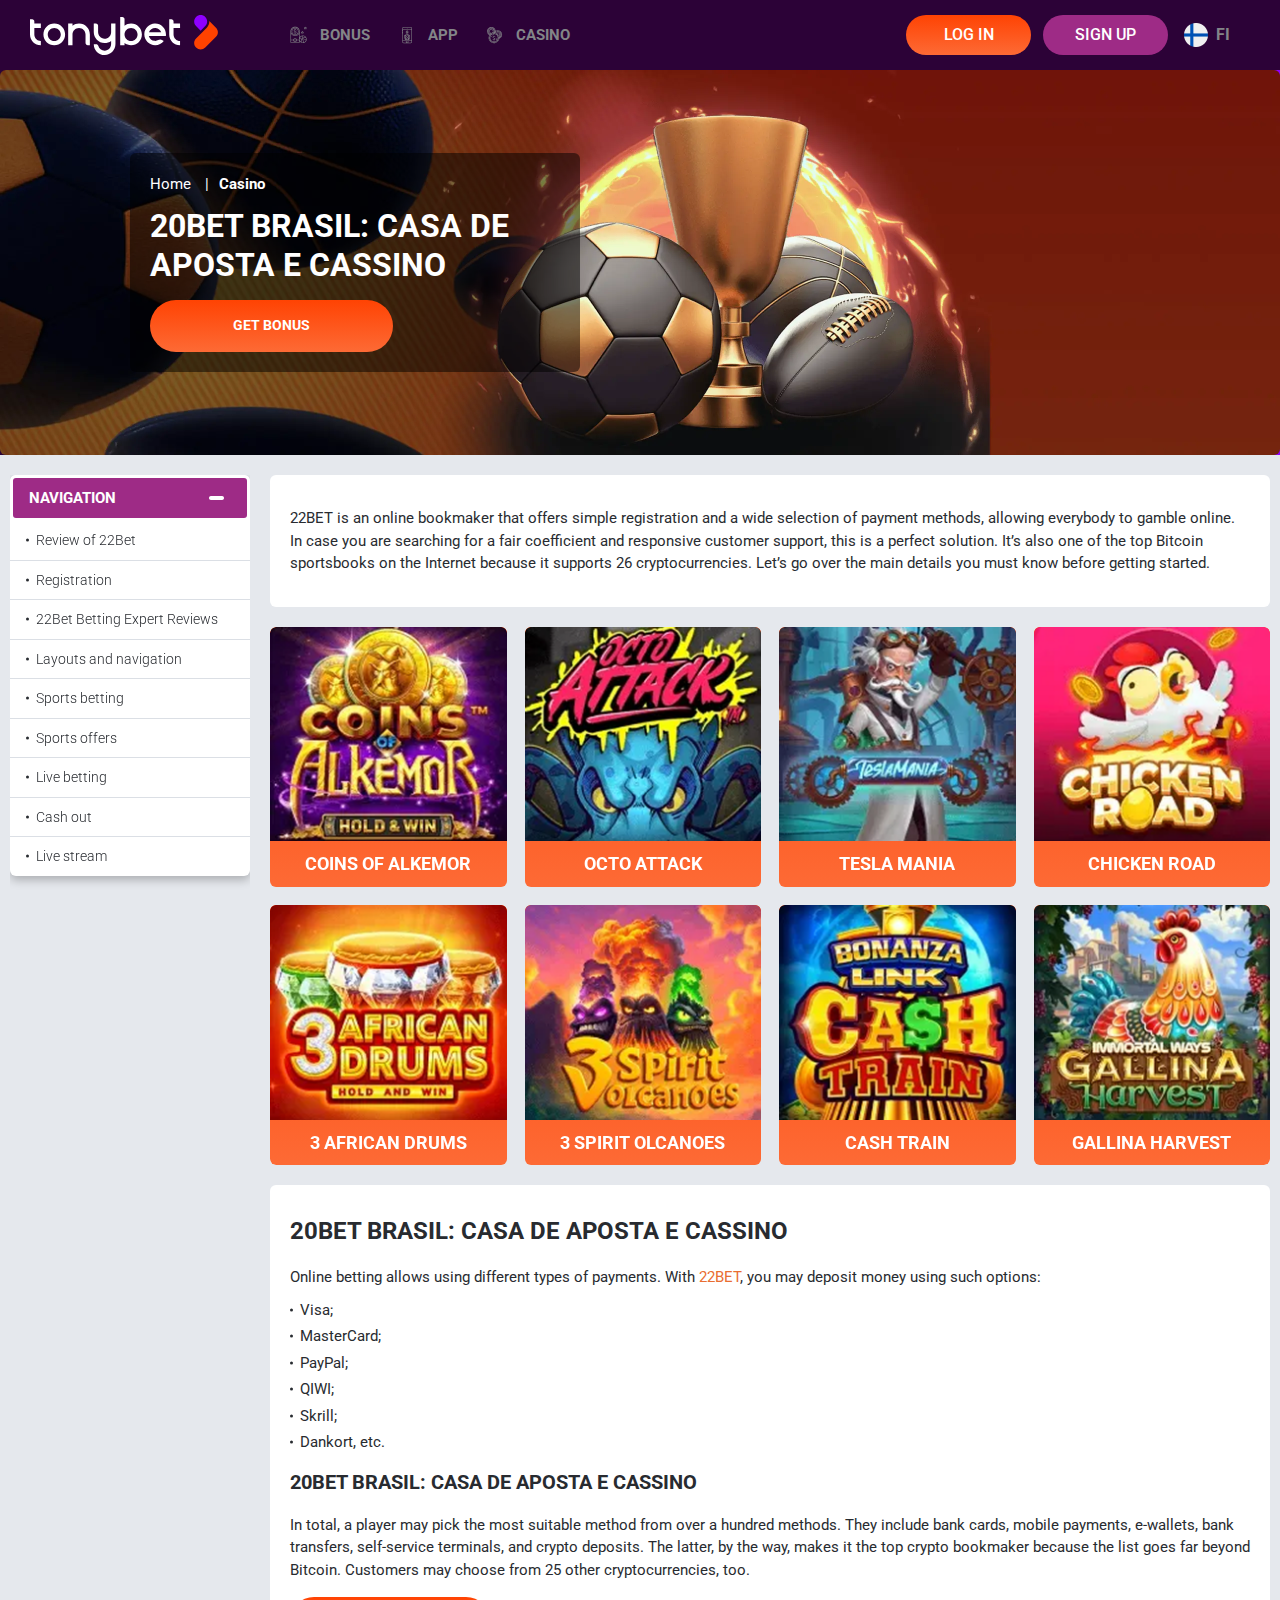
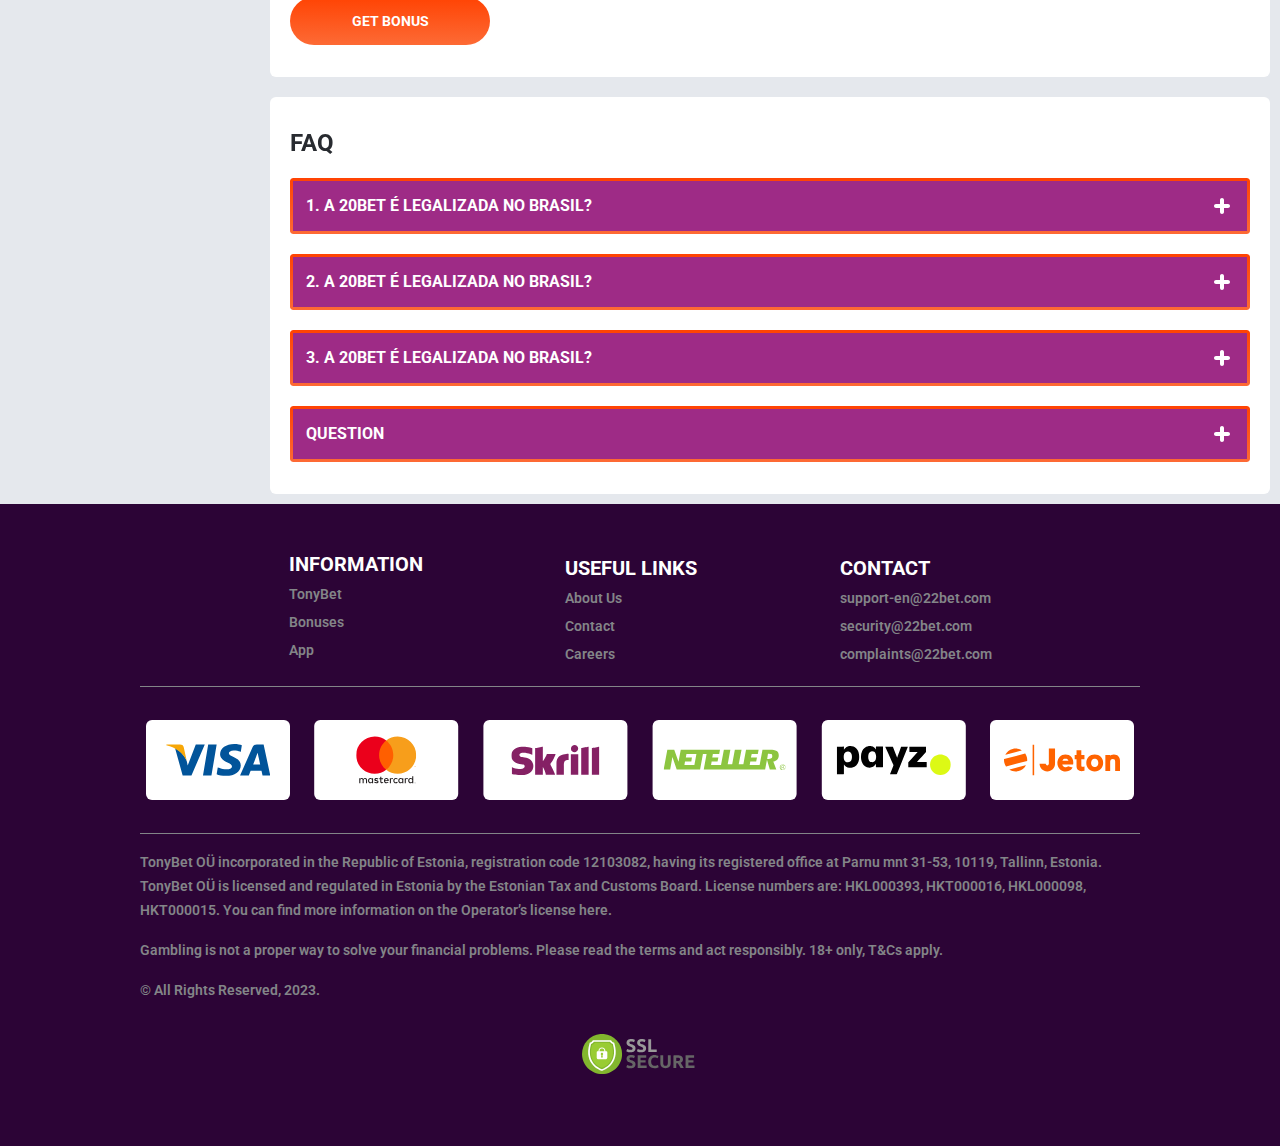
<file: casino.html>
<!DOCTYPE html>
<html lang="fi">
  <head>
    <meta charset="UTF-8" />

    <meta name="viewport" content="width=device-width, initial-scale=1.0" />
    <title>20Bet Brasil: Casa de 
Aposta e Cassino </title>
    <meta name="description" content />
    <meta property="og:site_name" content />
    <meta property="og:title" content />
    <meta property="og:type" content="website" />
    <meta property="og:url" content />
    <meta property="og:image" content />
    <meta property="og:image:alt" content />
    <meta property="og:locale" content="fi" />
    <meta property="og:description" content />
    <link rel="preconnect" href="https://fonts.googleapis.com" />
    <link rel="preconnect" href="https://fonts.gstatic.com" crossorigin />
    <link
      href="https://fonts.googleapis.com/css2?family=Poppins&family=Roboto:wght@400;500;700&display=swap"
      rel="stylesheet"
    />
    <link rel="stylesheet" href="./css/reset.css" />
    <link rel="stylesheet" href="./css/main.css" />
    <link rel="stylesheet" href="./css/media.css" />
    <link rel="icon" href="./images/favicon.png" type="image/x-icon" />
      <script
    src="https://code.jquery.com/jquery-3.6.1.min.js"
    integrity="sha256-o88AwQnZB+VDvE9tvIXrMQaPlFFSUTR+nldQm1LuPXQ="
    crossorigin="anonymous"
  ></script>
  </head>
  <body>
    <header class="header">
      <section class="content header__content">
        <a href="./index.html" class="logo header__logo"
          ><img src="./images/header/logo.svg" alt="logo" title
        /></a>
        <button class="header__btn-menu">
          <svg
            width="16px"
            height="16px"
            viewBox="0 0 16 16"
            xmlns="http://www.w3.org/2000/svg"
          >
            <rect y="0" width="16" height="3" rx="1.5"></rect>
            <rect y="6.5" width="16" height="3" rx="1.5"></rect>
            <rect y="13" width="16" height="3" rx="1.5"></rect>
          </svg>
        </button>

       
        <nav class="menu header__menu">
          <ul class="header__menu-list">
            <li>
              <a href="./bonus.html">
                <span>Bonus</span>
              </a>
            </li>
            <li>
              <a href="./app.html">
                <span>App</span>
              </a>
            </li>
             <li>
              <a href="./casino.html">
                <span>Casino</span>
              </a>
            </li>
          </ul>
          <div class="header__button header__button-menu">
            <a href="#" class="button button__login-menu">log in</a>
            <a href="#" class="button button__menu">sign up</a>
          </div>
        </nav>

       

        <a href="#" class="button button__login">log in</a>
        <a href="#" class="button button__singup">sign up</a>
         <a href="" class="header__flag">
          <span><img src="./images/header/flag.png" alt="flag" title /></span>
          <span>fi</span>
        </a>
      </section>
    </header>
    <main class="main home main-page">
      <section class="hero hero__page">
        <div class="background background-page">
          <img src="./images/casino/bg-casino.webp" alt="hero" title />
          
        </div>
        <div class="hero__wrapper hero__wrapper-page">
          <div class="hero__data hero__data-page">
            <ul
              class="breadcrumbs"
             
            >
              <li
              
              >
                <a href="#" >
                  <span >Home</span></a
                >
             
              </li>
              <li
                
              >
                <a href="#" >
                  <span >Casino</span></a
                >
              
              </li>
            </ul>
            <h1 class="title general hero__title">
              20Bet Brasil: Casa de 
Aposta e Cassino
            </h1>
            <a href="#" class="button hero__button">get bonus</a>
          </div>
        </div>
      </section>
      <section class="main__wrap main__wrap-page">
        <aside class="sidebar sidebar-left sidebar-left-page">
          <div class="sidebar-left__review">
            <div class="menu__review-desk">Navigation</div>
            <ul class="menu__review">
              <li><a href="#">Review of 22Bet</a></li>
              <li><a href="#">Registration</a></li>
              <li><a href="#">22Bet Betting Expert Reviews</a></li>
              <li><a href="#">Layouts and navigation</a></li>
              <li><a href="#">Sports betting</a></li>
              <li><a href="#">Sports offers</a></li>
              <li><a href="#">Live betting</a></li>
              <li><a href="#">Cash out</a></li>
              <li><a href="#">Live stream</a></li>
            </ul>
          </div>
        </aside>
        <section class="content__wrapper content__wrapper-page">
          <section class="content menu-review__content">
            <div class="menu__review-desk menu__review-content">
              Navigation
            </div>
            <ul class="menu__review menu__review-list">
              <li><a href="#">Review of 22Bet</a></li>
              <li><a href="#">Registration</a></li>
              <li><a href="#">22Bet Betting Expert Reviews</a></li>
              <li><a href="#">Layouts and navigation</a></li>
              <li><a href="#">Sports betting</a></li>
              <li><a href="#">Sports offers</a></li>
              <li><a href="#">Live betting</a></li>
              <li><a href="#">Cash out</a></li>
              <li><a href="#">Live stream</a></li>
            </ul>
          </section>
          <section class="content article">
            <p>
             22BET is an online bookmaker that offers simple registration and a wide selection of payment methods, allowing everybody to gamble online. In case you are searching for a fair coefficient and responsive customer support, this is a perfect solution. It’s also one of the top Bitcoin sportsbooks on the Internet because it supports 26 cryptocurrencies. Let’s go over the main details you must know before getting started.
            </p>
           
          </section>
          <section class="content casino">
            <div class="casino__content">
              
              <ul class="casino__list">
                <li class="casino__item">
                    
                     <a href="#"> <img class="casino__img" src="./images/casino/card-casino1.png" alt="" title>
                          <h3>coins of alkemor</h3></a>
                </li>
                <li class="casino__item">
                    
                     <a href="#">
                       <img class="casino__img" src="./images/casino/card-casino2.png" alt="" title>
                          <h3>octo attack</h3>
                     </a>
                </li>
                <li class="casino__item">
                    
                      <a href="#">
                        <img class="casino__img" src="./images/casino/card-casino3.png" alt="" title>
                          <h3>tesla mania</h3>
                      </a>
                </li>
                <li class="casino__item">
                    
                     <a href="#"> <img class="casino__img" src="./images/casino/card-casino4.png" alt="" title>
                          <h3>chicken road</h3></a>
                </li>
                <li class="casino__item">
                    
                     <a href="#"> <img class="casino__img" src="./images/casino/card-casino5.png" alt="" title>
                          <h3>3 african drums</h3></a>
                </li>
                <li class="casino__item">
                    
                     <a href="#">
                       <img class="casino__img" src="./images/casino/card-casino6.png" alt="" title>
                          <h3>3 spirit olcanoes</h3>
                     </a>
                </li>
                <li class="casino__item">
                    
                      <a href="#">
                        <img class="casino__img" src="./images/casino/card-casino7.png" alt="" title>
                          <h3>cash train</h3>
                      </a>
                </li>
                <li class="casino__item">
                    
                     <a href="#"> <img class="casino__img" src="./images/casino/card-casino8.png" alt="" title>
                          <h3>gallina harvest</h3></a>
                </li>
                
                
              </ul>
            </div>
          </section>
          <section class="content article">
            <h2 class="title high article__title">
              20Bet Brasil: Casa de Aposta e Cassino
            </h2>
            <p>
              Online betting allows using different types of payments. With <a href="#">22BET</a>, you may deposit money using such options:
            </p>
            <ul class="article__list">
              <li>Visa;</li>
              <li>MasterCard;</li>
              <li>PayPal;</li>
              <li> QIWI;</li>
              <li>Skrill;</li>
              <li>Dankort, etc.</li>
            </ul>
<h3>20Bet Brasil: Casa de Aposta e Cassino</h3>
            <p>
              In total, a player may pick the most suitable method from over a hundred methods. They include bank cards, mobile payments, e-wallets, bank transfers, self-service terminals, and crypto deposits. The latter, by the way, makes it the top crypto bookmaker because the list goes far beyond Bitcoin. Customers may choose from 25 other cryptocurrencies, too.
            </p>
            <a href="#" class="button article__button">get bonus</a>
          </section>

         <section class="content faq">
            <h2 class="title high faq__title">faq</h2>
            <ul class="faq__list">
              <li class="faq__item">
                <h3 class="title medium faq__subtitle js-button-expander">
                1. A 20Bet é legalizada no Brasil?
                </h3>
                <div class="faq__answer js-expand-content">
                  <p>
                   Sim, a casa de apostas tem licença emitida por Curaçao, que é reconhecida no Brasil e a permite atuar por aqui.
                  </p>
                </div>
              </li>
              <li class="faq__item">
                <h3 class="title medium faq__subtitle js-button-expander">
                 2. A 20Bet é legalizada no Brasil?
                </h3>
                <div class="faq__answer js-expand-content">
                  <p>
                 Sim, a casa de apostas tem licença emitida por Curaçao, que é reconhecida no Brasil e a permite atuar por aqui.
                  </p>
                </div>
              </li>
               <li class="faq__item">
                <h3 class="title medium faq__subtitle js-button-expander">
                 3. A 20Bet é legalizada no Brasil?
                </h3>
                <div class="faq__answer js-expand-content">
                  <p>
                 Sim, a casa de apostas tem licença emitida por Curaçao, que é reconhecida no Brasil e a permite atuar por aqui.
                  </p>
                </div>
              </li>
              <li class="faq__item">
                <h3 class="title medium faq__subtitle js-button-expander">
                Question
                </h3>
                <div class="faq__answer js-expand-content">
                  <p>
                   Sim, a casa de apostas tem licença emitida por Curaçao, que é reconhecida no Brasil e a permite atuar por aqui.
                  </p>
                </div>
              </li>
              
            </ul>
          </section>
        </section>
      </section>
    </main>
     <footer class="footer">
      <section class="content footer__content">
        <ul class="footer__menu">
          <li>
            <div>Information</div>
            <ul class="footer__info">
              <li><a href="#">TonyBet</a></li>
              <li><a href="#">Bonuses</a></li>
              <li><a href="#">App</a></li>
            </ul>
          </li>
          <li>
            <div>Useful Links</div>
            <ul class="footer__info">
              <li><a href="#">About Us</a></li>
              <li><a href="#">Contact</a></li>
              <li><a href="#">Careers</a></li>
            </ul>
          </li>
          <li>
            <div>Contact</div>
            <ul class="footer__info">
              <li>
                <a href="mailto:support-en@22bet.com">support-en@22bet.com</a>
              </li>
              <li>
                <a href="mailto:security@22bet.com">security@22bet.com</a>
              </li>
              <li>
                <a href="mailto:complaints@22bet.com">complaints@22bet.com</a>
              </li>
            </ul>
          </li>
        </ul>

        <ul class="footer__cards-list">
          <li>
            <a href="#"
              ><img src="./images/footer/visa.svg" alt="cardvisa" title
            /></a>
          </li>
          <li>
            <a href="#"
              ><img src="./images/footer/mastercard.svg" alt="mastercard" title
            /></a>
          </li>
         
          <li>
            <a href="#"
              ><img src="./images/footer/skrill.svg" alt="skrill" title
            /></a>
          </li>
          <li>
            <a href="#"
              ><img src="./images/footer/neteller.svg" alt="neteller" title
            /></a>
          </li>
          <li>
            <a href="#"
              ><img src="./images/footer/payz.svg" alt="payz" title
            /></a>
          </li>
          <li>
            <a href="#"
              ><img src="./images/footer/jeton.svg" alt="jetonbank" title
            /></a>
          </li>
         
        </ul>

        <div class="footer__wrapp">
          <div class="footer__text">
            <p>
              TonyBet OÜ incorporated in the Republic of Estonia, registration code 12103082, having its registered office at Parnu mnt 31-53, 10119, Tallinn, Estonia. TonyBet OÜ is licensed and regulated in Estonia by the Estonian Tax and Customs Board. License numbers are: HKL000393, HKT000016, HKL000098, HKT000015. You can find more information on the Operator’s license here.
            </p>
            
        <p>Gambling is not a proper way to solve your financial problems. Please read the terms and act responsibly. 18+ only, T&Cs apply.</p>
          <p>&copy; All Rights Reserved, 2023.</p>
          </div>
          <div class="footer__secure">
            <img src="./images/footer/ssl.svg" alt="ssl" title />
          </div>
        
      </section>
    </footer>

    <script src="./js/sidebar.js" defer></script>
    <script src="./js/expander.js" defer></script>
    <script src="./js/mobile-menu.js" defer></script>
  </body>
</html>
</file>
<file: css/main.css>
html {
  -webkit-text-size-adjust: 100%;
  scroll-behavior: smooth;
  overflow-x: hidden;
}

body {
  display: block;
  position: relative;
  width: 100%;
  background: #E5E8ED;

  font-family: "Roboto", sans-serif;
  font-size: 15px;
  font-weight: 400;
  line-height: 150%;
  text-align: left;
  color: #282B30;
}

.no-scroll {
  overflow-y: hidden;
}
body.no-scroll {
  overflow-y: hidden;
}

html.no-scroll,
body.no-scroll {
  overflow: hidden;
  height: 100%;
}

.content {
  display: block;
  position: relative;
  width: 100%;
  max-width: 1020px;
  max-width: 1250px;
  overflow: hidden;
  border-radius: 6px;
  background: #ffffff;
  padding: 32px 20px;
  margin: 0 auto 20px auto;
}

h1,
h2,
h3,
h4,
.title {
  display: block;
  position: relative;
  font-size: 32px;
  font-weight: 700;
  line-height: 120%;
  text-align: center;
  color: #ffffff;
  text-transform: uppercase;
}

h1,
.title.general {
  text-transform: uppercase;
}

h2,
.title.high {
  display: flex;
  align-items: center;
  font-size: 24px;
  line-height: 120%;
  color: #282B30;
 
justify-content: left;

 
}

h3,
title.medium {
  font-size: 20px;
  line-height: 120%;
  text-align: left;

  color: #282B30;
  
}

article > *,
.article > *,
.desk > * {
  margin-top: 20px;
}

article > *:first-child,
.article > *:first-child,
.desk > *:first-child {
  margin-top: 0 !important;
}

article > h2,
.article > h2,
.desk > h2 {
  margin-top: 32px;
}

article > h3,
.article > h3,
.desk > h3 {
  margin-top: 16px;
}

.button {
  position: relative;

  min-width: 243px;
  height: 52px;
  border-radius: 185px;
 background: linear-gradient(180deg, #FF4303 0%, #FD6A35 100%);

  overflow: hidden;
  font-size: 14px;
  font-weight: 700;
  line-height: 140%;
  text-align: center;
  text-decoration: none;
  text-transform: uppercase;
  color: #ffffff;
  white-space: nowrap;
  cursor: pointer;
  padding: 16px 24px;
  margin: 0 auto;

  transition: all 0.5s;
}

.button:hover {
  transform: scale(1.1);
}

.header,
.main,
.footer {
  display: flex;
  position: relative;
  justify-content: space-between;
  align-items: center;

  max-width: 1600px;
  max-width: 100%;

  margin: 0 auto;
}

.background {
  display: block;
  position: absolute;
  bottom: 0;
  left: 0;
  height: 100%;
  width: 100%;
  overflow: hidden;
}

.background img {
  position: relative;
  width: 100%;
  height: 100%;
  object-fit: cover;
  border-radius: 6px;
  object-position: 100%;
}

.images img {
  border-radius: 6px;
  width: 100%;
  height: 100%;
  overflow: hidden;
}

.background__decor{
  position: absolute;
  top: 0;
 right: 52px;bottom: 0;
}

.background__decor-app{
  left: 86px;
  right: auto;
}

/* -------------------HEADER---------------- */
.header {
  position: fixed;
  top: 0;
  left: 0;
  right: 0;
  width: 100%;
  z-index: 100;
  background: #2C0237;


}

.header__content {
  position: relative;
  display: flex;
  flex-direction: row;
  align-items: center;
  justify-content: space-between;
  max-width: 1600px;
  height: 70px;
  border-radius: 0;
  background: #2C0237;

  padding: 14px 30px;
  margin: 0 auto;
}

.logo {
  display: block;
  position: relative;
  max-width: 193px;
  flex: 0 0 193px;
  margin-right: 67px;
  transition: all 0.5s;
}

.logo:hover {
  transform: scale(1.1);
}

.logo img {
  display: block;
  position: relative;
  width: auto;
  max-height: 41px;
}

.header__app {
  display: flex;
  justify-content: center;
  flex: 0 1 auto;

  max-width: 204px;
  max-height: 48px;
  border-radius: 6px;
  background: #1a3769;
  font-weight: 700;
  font-size: 15px;
  line-height: 22px;
  text-transform: uppercase;
  color: #ffffff;
  white-space: nowrap;
  padding: 13px 24px;
  margin-right: 24px;
  box-shadow: 0px 4px 18px 0px #0e181140;

  transition: all 0.5s;
}

.header__app:hover {
  background: #194085;
  transform: scale(1.1);
}

.header__app span {
  display: flex;
  align-items: center;
}
.header__app img {
  display: block;

  width: 24px;
}

.header__app span:not(:last-child) {
  margin-right: 10px;
}

.header__menu {
  display: flex;
  white-space: nowrap;
  max-height: calc(100vh - 70px);
  overflow-y: auto;
}

.header__menu-list {
  display: flex;
  justify-content: center;
  align-items: center;
  white-space: nowrap;
  flex: 1 1 auto;
  gap: 16px;
}
.header__menu-list li {
  position: relative;
  display: block;
  transition: all 0.5s;
}

.header__menu-list li a {
  display: inline-flex;
  display: block;
  position: relative;
  align-items: center;
  font-weight: 700;
  text-transform: uppercase;
  color:  #838588;

  background-color: transparent;

  transition: all 0.5s;

  padding: 23px 12px 23px 30px;
}

.header__menu-list li a::before {
  content: "";
  display: block;
  position: absolute;
  width: 18px;
  height: 18px;
  left: 0;
  top: 50%;
  transform: translateY(-50%);
  background: url(../images/header/bonus-header.svg) no-repeat center
    center / contain;
}

.header__menu-list li:nth-child(2) a:before {
  background: url(../images/header/app-header.svg) no-repeat center
    center / contain;
}
.header__menu-list li:nth-child(3) a:before {
  background: url(../images/header/casino-header.svg) no-repeat center
    center / contain;
}


.header__menu-list li:hover a::before {
 
filter: brightness(0) saturate(100%) invert(60%) sepia(100%) saturate(6000%) hue-rotate(5deg) brightness(105%) contrast(105%);
filter: sepia(2) saturate(8) hue-rotate(0deg) brightness(1);

}

.header__menu-list li:hover a{
  color: #E96E32;
  opacity: 1;
  
}
.header__menu-list li:hover::after{
  content: "";
  display: block;position: absolute;
  bottom: 0;
  width: 100%;height: 3px;
  background: #8F00FF;

}
.menu a {
  display: none;
}

span {
  display: inline-block;
}

.header__flag img {
  width: 24px;
  height: 24px;
  vertical-align: middle;
  
}

/* .header__flag span {
  flex: 0 1 24px;
} */

.header__flag {
  display: flex;gap: 8px;
  align-items: center;
  margin-right: 20px;
  margin-left: 16px;
  color:  #838588;
font-weight: 700;font-size: 16px;
line-height: 24px;
  text-transform: uppercase;
  transition: all 0.5s;
}

.header__flag:hover{
  color:#ffffff;
}

.button__login {
 background: linear-gradient(180deg, #FF4303 0%, #FD6A35 100%);

  margin-right: 20px;

  margin: auto 12px auto auto;
}
.button__singup {
  background: #9E2B86;

  margin: auto 0 auto 0;
}

.button__login,
.button__singup {
  font-size: 16px;
  font-weight: 500;
  min-width: 125px;
  height: 40px;
  line-height: 140%;
  padding: 9px;
}


.header__btn-menu {
  display: block;
  flex: 0 1 auto;
  min-width: 0;
  border: 1px solid #ffffff;
  border-radius: 6px;
  background: #2C0436;
  padding: 13px;
  order: 3;
  display: none;
}

svg {
  position: relative;
  fill: #ffffff;
  line-height: 1;
  vertical-align: 1;
}

/* ------------------ MAIN------------- */
.main.home {
  display: flex;
  margin-bottom: 70px;
}

.main__wrap {
  display: flex;
  position: relative;
  flex: 1 1 100%;
  justify-content: center;
  align-items: stretch;

  max-width: 1600px;

  padding: 20px 30px;
  margin: 0 auto;
}

/*--------------------MAIN__SIDEBAR-------------- */

.sidebar {
  position: relative;
  align-self: stretch;

  flex: 0 0 240px;
}

.sidebar {
  align-self: stretch;
  position: sticky;
  flex: 0 0 240px;

  top: 90px;
  bottom: 20px;
  height: calc(100vh - 110px);

  overflow: auto;
}

.sidebar-left__quik,
.sidebar-left__review {
  overflow: hidden;
  border-radius: 6px;
  background: #ffffff;
  box-shadow: 0 4px 10px rgba(0, 0, 0, 0.25);
  cursor: pointer;
}

.sidebar-right__desk {
  overflow: hidden;
  border-radius: 6px;
  box-shadow: 0px 4px 10px 0px #00000040;
}

.sidebar-left__quik {
  margin-bottom: 20px;
}
.sidebar-right__settings,
.menu__links-desk,
.menu__review-desk,
.menu__cards {
 background: #9E2B86;
border: 3px solid #FFFFFF;
position: relative;
  font-weight: 700;
  line-height: 24px;
  text-transform: uppercase;
  color: #ffffff;
 
  padding: 8px 16px;
}

.menu__links-desk,
.menu__review-desk{
  padding: 8px 45px 8px 16px;
  border-radius: 6px;
}

.menu__cards,
.sidebar-right__settings {
  background: #2C0436;
  color: #ffffff;
  border: none;
}

.sidebar-right__settings {
  position: relative;
  border-radius: 6px;

  margin-bottom: 20px;
}
.sidebar__settings {
  padding-left: 16px;
}

.sidebar::-webkit-scrollbar {
  display: none;
}

.sidebar__settings::before {
  content: "";
  display: block;
  position: absolute;
  top: 50%;
  transform: translateY(-50%);
  left: 10px;
  width: 16px;
  height: 16px;
  background: url(../images/right-gallery/settings.svg) no-repeat center center/
    contain;
}


.menu__links li,
.menu__review li {
  position: relative;
  
  padding: 8px 16px;
}
.menu__review li {
  display: block;
  
padding: 8px 16px;
  transition: all 0.5s;
}

.menu__review li:not(:last-child){
   border-bottom: 1px solid #dbdfe5;
}

/* .menu__review.active{
  margin: 8px 0;
} */

.menu__links li a,
.menu__review li a {
  display: block;
  color: #282b30;
  font-size: 14px;font-weight: 300;
 
  transition: all 0.5s;
}
.menu__review li a{
  padding-left: 10px;
}

.menu__review li a::before{
  content: "";
  display: block;position: absolute;
  left: 0;
  top: 50%;
  transform: translateY(-50%);
  width: 3px;height: 3px;border-radius: 50%;
  background: #282b30;
}
.menu__review li:hover{
  background: #9E2B86;

}


.menu__review li:hover a {
  color: #FFFFFF;
  font-weight: 300;
}

.menu__review li:hover a::before{
  background: #FFFFFF;;
}

/* .menu__review li:hover::after{
  content: '';
  display: block;position: absolute;
  width: 3px;height: 100%;
  background: #FF4200;
  left: 0;
  top: 50%;
  transform: translateY(-50%);
  
} */

.menu__links li a img {
  vertical-align: middle;
  margin-right: 12px;
}

.sidebar__review {
  margin-top: 20px;
}

.menu__review-desk {
  position: relative;
}
.menu__links-desk::after,
.menu__review-desk::after {
  content: "";
  position: absolute;
  top: 50%;
  transform: translateY(-50%);
  right: 19px;
  width: 24px;
  height: 24px;
  background: url(../images/faq-plus.svg)no-repeat center center / contain;
  transition: transform  0.5s;
}
.menu__links-desk.active::after,
.menu__review-desk.active::after {
background: url(../images/faq-minus.svg)no-repeat center center / contain;
 transform: translateY(-50%) rotate(180deg);
}
.menu__review-content {
  padding: 20px;
}

.menu-review__content {
  display: none;
  padding: 0;
  cursor: pointer;
}

.menu__review li a {
  position: relative;
  display: flex;
}

.content__wrapper {
  margin: 0 10px;

  flex: 0 1 calc(100% - 240px * 2 - 10px * 2);
}

/* -----------hero ----------- */
.content__wrapper {
  position: relative;
  top: 70px;
  margin-left: 20px;
  margin-right: 20px;
}

.hero {
  padding: 0;
  padding: 60px 20px;
  min-height: 385px;
}

.hero__wrapper {
  display: flex;
  align-items: center;
}

.hero__data {
  display: block;
  position: relative;

  max-width: 450px;

  padding: 20px;
}

.hero__title {
  text-align: left;
}

.hero__title > *:first-child {
  color: #ffffff;
}

.hero__rating {
  display: flex;
  font-weight: 700;
  justify-content: left;
  text-transform: uppercase;
  color: #ffffff;
  margin-bottom: 6px;
}
.hero__rating span{
  white-space: nowrap;
}

.hero__rating p {
  margin-right: 10px;
  font-weight: 400;
  
}
.hero__button {
  display: block;
  max-width: max-content;
  margin-top: 16px;
  margin-left: 0;
  margin-right: auto;
}

.hero__text {
  color: #ffffff;
  font-size:  15px;
  font-weight: 400;
  line-height: 120%;
  margin-top: 16px;
}

/* --------------------features----------- */
.features {
  position: relative;
  display: flex;
  flex-direction: column;
  
  margin-bottom: 20px;
}

.features__title {
  font-size: 15px;
  margin-bottom: 16px;
}
.features__info {
  width: 100%;
  display: flex;
  gap: 20px;
  
   
}


table {
  width: 100%;
  display: flex;
  gap: 20px;
 
}

table tbody {
  width: 100%;
  background: #9E2B86;
border-radius: 6px;
}

.features__table tr,
.features ul li {
  position: relative;
  display: flex;
  padding: 16px 16px;
 
  color: #ffffff;
}

.features__info ul{
  border-radius: 6px;
  background: #9E2B86;

}


table td:first-child {
  width: 50%;
  font-weight: 700;
 
 font-size: 16px;
  text-transform: none;
}

table td:last-child {
  width: 50%;
  padding-left: 10px;
}

.features__table tr {
  display: flex;
  align-items: center;
}

.features__list {
  display: flex;
  gap: 20px;
  justify-content: space-between;
}

.features ul li {
  display: flex;
  align-items: center;
  font-size: 16px;
  font-weight: 400;
  color: #ffffff;
  line-height: 24px;
  gap: 16px;
  padding: 16px 16px ;
}
.features ul li img{
  width: 24px;height: 24px;display: block;
}


/* -------------banner---------------- */

.banner {
  position: relative;
  display: flex;
  align-items: center;
  justify-content:flex-start;
  overflow: hidden;
  padding:  20px;
  min-height: 400px;
}

.banner::after{
  content: "";
  position: absolute;
  display: block;
  top: 0;bottom: 0;left: 0;right: 0;
  background: #00000066;

}

.banner__info {
  display: flex;
  flex-direction: column;
  align-items: flex-start;
  position: relative;

  max-width: 500px;
  text-align: center;
z-index: 1;
  padding: 20px;
}

.banner .banner__title {
  flex-direction: column;
  font-weight: 700;
  line-height:56px;
  font-size: 28px;

  text-transform: uppercase;
  border: none;
  padding: 0;
  background: transparent;
  margin-bottom: 16px;
}

.banner .banner__title .main-offer{
  color: #E96E32;
   font-weight: 700;
  line-height:56px;
  font-size: 28px;
}


.banner__title > *:last-child {
  color: #FFFfff;
  font-size: 15px;
  line-height: 32px;
  margin-top: 5px;
}

.banner__button {
  min-width: 190px;
  display: inline-block;
  margin-left: auto;
  margin-right: auto;
  

}
.decor-banner__backgroud{
  position: absolute;
  top: 0;bottom: 0;right: 70px;
  background: url(../images/main/decor-banner-main.png) no-repeat center center / contain;
  z-index: 1;
}
/* ----------------article------------- */

/* .article__links {
  color: #ec622b;
} */

.article__list {
  margin-top: 10px;
}

.article .button {
  display: block;
  margin-top: 16px;
  margin-left: 0;
  min-width: 200px;
  width: max-content;
}
.article ul li {
  position: relative;
  padding-left: 10px;
}
.article ul li + li {
  margin-top: 4px;
}

.article ul li::before {
  content: "";
  position: absolute;
  left: 0;
  top: 50%;
  transform: translateY(-50%);
  width: 4px;
  height: 1px;
  border-radius: 50%;
  background: #282b30;
}

.article .article__list li::before {
  content: "";
  position: absolute;
  left: 0;
  top: 50%;
  transform: translateY(-50%);
  width: 3px;
  height: 3px;
  border-radius: 50%;
  background: #282b30;
}

/* для нумерованного списка */

.article ol {
  counter-reset: ol;
  position: relative;
}

.article ol li {
  counter-increment: ol;
  position: relative;
  padding-left: 20px;
}

.article ol li::before {
  content: counter(ol) ".";
  display: inline-block;
  position: absolute;
  font: inherit;
  font-weight: 700;
  color: inherit;
  left: 0;
  top: 50%;
  transform: translateY(-50%);
}

.article a:not(.button){
  color: #E96E32;
}
.article .button,.ratings__button{
  min-width: 200px;
  height: 48px;
  padding: 15px;
}

/* ------------sidebar-right----------- */
.menu__wrap {
  display: flex;
  gap: 16px;
  justify-content: center;
  background: #2C0436;

  padding: 0 12px;
}

.menu__cards-live {
  display: flex;
  align-items: center;
  color: #838588;
  font-size: 15px;line-height: 24px;
  font-weight: 700;
  text-transform: uppercase;
}

.menu__cards {
  border-top: 3px solid #e96e32;
}
.menu__casino {
  display: flex;
  flex-wrap: wrap;
  align-items: center;
  gap: 8px;
  background: #ffffff;
  justify-content: center;

  padding: 12px 8px;
}

.main__sidebae-desk div {
  border-top-left-radius: 6px;
  border-top-right-radius: 6px;
}
.menu__casino li{
  overflow: hidden;
  position: relative;
}
.menu__casino li a {
  position: relative;
  display: block;
  border-radius: 6px;
  overflow: hidden;
  
}
.menu__casino li a img {
  display: block;
  width: 108px;
  height: 108px;
}

.main__sidebar-right {
  margin-bottom: 0;
}

.casino__hover{
  display: flex;
  flex-direction: column;
  justify-content: center;
  align-items: center;
  background: #000000CC;
  border-radius: 6px;
  
  position: absolute;
  left: 0;
  top: 0;
  width: 100%;
  height: 100%;
  opacity: 0;
  transform: translateY(100%);
  transition: transform 250ms cubic-bezier(0.4, 0, 0.2, 1), -webkit-transform 250ms cubic-bezier(0.4, 0, 0.2, 1);

}

.menu__casino li:hover .casino__hover{
  transform: translateY(0);
    opacity: 1

}

.casino__hover h2{
  font-weight: 700;font-size: 12px;
  line-height: 20px;
  background: none;
  padding: 0;
  border-left: none ;
  color: #ffffff;
  margin-bottom: 9px;

}

.casino__hover-link{
  font-weight: 700;font-size: 12px;
  line-height: 100%;
  color: #E96E32;
  text-transform: capitalize;
  margin-bottom: 4px;
}

.casino__hover p{
  font-weight: 700;font-size: 12px;
  line-height: 100%;
  color:#ffffff;
  margin-bottom: 6px;
}

.casino__hover .casino__button{
  min-width: 89px;
  height: 28px;
  font-weight: 700;font-size: 12px;
  line-height: 20px;
  border-radius: 32px;
  padding: 4px;
}
/* --------------rating------------------- */
.ratings__list {
  display: flex;

  flex-wrap: wrap;
  gap: 16px;
  display: grid;
  grid-template-columns: repeat(2,1fr);
}

.ratings__list li {
  position: relative;
  display: flex;
  justify-content: center;
  flex-direction: column;
  width: 100%;
  background: #9E2B86;
align-items: center;
  border-radius: 6px;
  padding: 16px 20px;
  color: #ffffff;
}

.ratings__content {
  display: flex;
  gap: 20px;
  margin-bottom: 16px;
  margin-top: 16px;
}

.ratings__info {
  display: flex;
  flex-direction: row-reverse;
  justify-content: center;
  align-items: center;
  font-size: 16px;
  line-height: 150%;
  font-weight: 700;
  gap: 16px;
  text-transform: capitalize;
  margin-bottom: 16px;
}

.ratings__list p {
  /* margin-right: auto; */
  font-size: 16px;
  line-height: 150%;
  font-weight: 700;
  text-transform: capitalize;
}
.ratings__img {
  width: 100%;
  max-width: 281px;
  min-width: 100px;
  height: 14px;
  border-radius: 600px;
  background: #ffffff;
  
  overflow: hidden;
}

.ratings__list .ratings__img span {
  all: unset;
  display: block;
  height: 14px;
  background: linear-gradient(180deg, #FF4303 0%, #FD6A35 100%);

  border-radius: 600px;
}


.ratings__button {
  display: block;
  margin-left: 0;
  margin-right: auto;
  min-width: 200px;
 width: max-content;
  box-shadow: 0px 4px 18px 0px #0e181140;
  margin-top: 16px;
}

/* ----------faq----------------------- */
.faq__subtitle {
  font-size: 16px;
  font-weight: 700;
  line-height: 24px;
  text-align: left;
  text-transform: uppercase;
  border-radius: 6px;
  border-left: none;
  background: #9E2B86;

  cursor: pointer;
  color: #ffffff;
  padding: 16px 60px 16px 16px;
}

.faq__item + .faq__item {
  margin-top: 20px;
}

.faq__item {
  position: relative;
}
/* .faq__item.active {
  border: 2px solid #ec622b;
  border-radius: 6px;
} */

.faq__title {
  margin-bottom: 20px;
}

.faq__subtitle::after {
  content: "";
  display: inline-block;
  position: absolute;
  top: 50%;
  transform: translateY(-50%);
  right: 16px;
  height: 24px;
  width: 24px;
  background: url(../images/faq-plus.svg)no-repeat center center / contain;
  transition: transform 0.5s;
}

.faq__subtitle.active::after {
   background: url(../images/faq-minus.svg)no-repeat center center / contain;
  transform: translateY(-50%) rotate(180deg);
}

.faq__subtitle.active::before {
 padding-bottom: 1px;
 border-radius: 6px 6px 0 0;
}
.faq__subtitle.active{
  border-radius: 6px 6px 0 0 ;
}
.faq__answer {
  position: relative;
  padding: 16px 20px ;
  border-radius: 0 0 3px 3px;
 background: transparent;

  color: #282B30;
 
}

.faq__subtitle::before,
.faq__answer::after{
    content: '';
    display: block;
    position: absolute;
    top: 0;
    left: 0;
    right: 0;
    bottom: 0px;
    padding:  3px ;
  background: linear-gradient(180deg, #FF4303 0%, #FD6A35 100%);
;
    mask: linear-gradient(#fff 0 0) content-box, linear-gradient(#fff 0 0);
    -webkit-mask-composite: destination-out;
    border-radius: 3px;
}


.faq__answer::after{
  padding-top: 0;
  border-radius: 0 0 6px 6px;
}

.js-expand-content {
  display: none;
  overflow: hidden;
}

.js-expand-content.expanded {
  height: 100%;
}

.faq{
  margin-bottom: 0;
}

/* ---------main__arrow------ */
.main__arrow {
  display: block;
  position: fixed;
  width: 42px;
  height: 42px;
  right: 20px;
  bottom: 20px;
  background: url(../images/ArrowUp.png) no-repeat center center / contain;
  z-index: 100;
}

/* ------------footer----------------- */
.footer {
  display: flex;
  position: relative;
background: #2C0436;

  color: #838588;

  margin-top: 20px;
}

.footer__content {
  padding: 30px 10px;

  max-width: 1020px;
  background: transparent;
}
.footer__menu {
  display: flex;
  justify-content: space-evenly;
  padding: 20px 16px;
  border-bottom: 1px solid #838588;
  gap: 10px;
}
.footer__menu li {
  position: relative;
  color: #282b30;
}
.footer__menu li + li{
  margin-top: 4px;
}

.footer__menu div {
  font-size: 20px;
  line-height: 100%;
  font-weight: 700;
  text-transform: uppercase;
  color: #FFFFFF;
  margin-bottom: 8px;
}
.footer__info a {
  color: #838588;
  font-size: 14px;
  font-weight: 600;line-height: 24px;
}

.footer__cards-list {
  display: flex;
  flex-wrap: wrap;
  align-content: center;
  justify-content: center;
  align-items: center;
  border-bottom: 1px solid #838588;
  padding: 33px 0;
  margin-bottom: 16px;
  gap: 24px;
}

.footer__cards-list li img {
  width: 100%;
  height: auto;
  display: block;
  transition: all 0.5s;
}

.footer__cards-list li img:hover {
  transform: scale(1.1);
}

.list__icon {
  display: flex;
  flex-direction: row;
  flex-wrap: wrap;
  gap: 24px;
  justify-content: center;
}

.list__icon li {
  transition: all 0.5s;
}
.list__icon li:hover {
  transform: scale(1.1);
}

.footer__text {
 
  font-size: 14px;
  font-weight: 600;
  line-height: 24px;
  color: #838588;
}

.footer__copy {
  font-size: 12px;
  font-weight: 500;
  line-height: 16px;
  text-align: center;
  color: #0b3338;
}

.footer__text p + p {
  margin-top: 16px;
}

.footer__wrapp {
  display: flex;
  flex-direction: column;
  justify-content: space-between;
  align-items: center;
  gap: 32px;
  margin-bottom: 16px;
}

.footer__age img {
  max-width: 40px;
  max-height: 40px;
}
/* -------------bonus-page------------- */

.breadcrumbs {
  display: flex;
  text-align: center;
  margin-bottom: 12px;
  justify-content:left;
  white-space: nowrap;
}

.background__decor-page{
  padding-left: calc(50% - 550px);
    padding-right: calc(50% - 550px);
}

.breadcrumbs li:not(:last-child) a {
  padding-left: 0;
}

.breadcrumbs li a {
  font-weight: 400;
  color: #ffffff;
  padding: 10px;
}

.breadcrumbs li:first-child a:hover {
  color: #ff6b00;
}

.breadcrumbs li:last-child a {
  font-weight: 700;
  cursor: default;
}

.breadcrumbs > li:not(:last-child):after {
  content: "|";
  position: relative;
  color: #ffffff;
}

.breadcrumbs li:nth-child(1) a span {
  font-weight: 400;
}

.main-page.home {
  top: 70px;
  display: block;
}

.main__wrap-page {
  justify-content: flex-start;
}

.bonuses__icon {
  background: #ffffff;

  width: 80px;
  height: 80px;
  border-radius: 50%;
  position: absolute;
  top: -40px;
  left: 0;
  right: 0;
  margin: auto;
  display: flex;
  align-items: center;
  justify-content: center;
}

.home .hero__page {
  position: relative;
  width: 100vw;
  display: flex;
  justify-content: start;
  align-items: center;
  background: linear-gradient(90deg, #2C0436 0%, #8F00FF 100%);

  padding-top: 24px;
  padding-bottom: 24px;
  padding-left: calc(50% - 510px);
  padding-right: calc(50% - 510px);
}

.content__wrapper-page {
  top: 0;
}

.content.bonuses {
  padding: 0;
  background: none;
}

.bonuses__list {
  display: flex;
  flex-wrap: wrap;
  gap: 20px;
  display: grid;
  grid-template-columns: repeat(3,1fr);
}

.bonuses__item {
  position: relative;
  height: auto;
  border-radius: 6px;
 background: #9E2B86;
display: flex
;
border: 3px solid #9430D8;
    flex-direction: column;
  padding: 0;
  overflow: hidden;
  box-shadow: 0px 4px 10px 0px #0000001A;

}

.bonuses__item > * {
  position: relative;
}
.bonuses__img-decor{
  position: absolute;
  top: 0;bottom: 0;left: 0;right: 0;
 
}
.bonuses__img-decor img{
  height: 100%;}

.bonuses__item + .bonuses__item {
  margin-top: 0;
}

.bonuses__item:before {
  display: none;
}

.bonuses__img img {
  display: block;
 
}

.bonuses__desc {
  width: 100%;margin-left: auto;
  
  padding: 32px;
  text-align: center;
}
.bonuses__desc p {
  position: relative;
  color: #ffffff;
  text-align: center;
  margin-top: 16px;
}



.title.bonuses__title {
  flex-direction: column;
  border-left: none;
  padding: 0 ;
  text-align: center;
  font-size: 24px;line-height: 100%;
  align-items: center;
  color: #ffffff;
  background: none;
  position: relative;
  
}



.bonuses__buttons {
  display: flex;
  justify-content: center;
  gap: 20px;
 
  margin-top: 16px;
}

.bonuses__button {
  min-width: 179px;
  height: 38px;
  margin-top: 0;
  color: #ffffff;
  font-weight: 500;
  font-size: 16px;
  line-height: 140%;
  padding: 8px ;
 
  margin-left: 0;
  margin-right: 0;
  transition: all 0.5s;
   z-index: 1;
}

/* --------------------app-page------------- */
.banner__app {
  position: relative;
  display: flex;
  flex-direction: row;
  align-items: center;
  min-height: 200px;
  border-radius: 6px;
  justify-content: flex-start;
  padding: 20px  ;
}

.banner__content-app {
  display: flex;
  flex-direction: row;
  align-items: center;
  width: 100%;
  justify-content: space-between;
}
.banner__btn {
  display: flex;
  flex-direction: row;
  position: relative;
  width: 230px;
  height: 64px;
  font-size: 16px;
  font-weight: 500;
  line-height: 128%;
  text-align: center;
  text-decoration: none;
  justify-content: center;
  border-radius: 34px;
  background: linear-gradient(180deg, #FF4303 0%, #FD6A35 100%);

  text-transform: uppercase;
gap: 16px;
  color: #ffffff;
  cursor: pointer;
  padding: 16px 38px;
  padding: 12px 30px ;
  margin: 0 auto;
  transition: all 0.3s ease;
  overflow: hidden;
}

.banner__btn:hover {
  transform: scale(1.05);
}
.banner__btn img{
  display: block;
  width: 32px;height: 32px;
}

.button__wrap-app {
  display: flex;
  flex-direction: row;
  gap: 16px;
  z-index: 3;
}

.banner__btn-android {
  background: #9E2B86;

  padding: 12px 25px ;
}


.banner__logo{
  margin-right: 0;
}

/* ------------casino - page----------------*/


.casino{
  background: none;
  padding: 0;
}
.casino__img {
  display: block;
  width: 240px;
  height: 148px;
  width: 100%;
  height: auto;
  
  
}
.casino__item {
    position: relative;
    border-radius: 6px;
   background: linear-gradient(180deg, #FF4303 0%, #FD6A35 100%);

    width: 100%;
    overflow: hidden;
}

.casino__list{
  display: flex;
  flex-wrap: wrap ;
  gap: 18px;
 
  display: inline-grid;
  grid-template-columns: auto auto auto auto ;
  
}

.casino__list-first{
  
  grid-template-columns: auto ;
  
}

.casino__item h3 {
    font-weight: 700;
    font-size: 18px;line-height: 120%;
    color: #ffffff;
    padding: 12px 8px;
    text-align: center;
    text-transform: uppercase;
    
}

.casino__content{
  display: flex;gap: 20px;
}
</file>
<file: css/media.css>
@media screen and (max-width: 1569px) {
  .table tr td:nth-child(3) {
    margin-left: 0;
  }
  .ratings__img img {
    width: 22px;
    height: 22px;
}
}

@media screen and (max-width: 1496px) {
  .hero__data {
    background: rgba(0, 0, 0, 0.5);
    border-radius: 6px;
  }
   /* .hero__data-page{
    background: none;
   } */
   

   .banner__background-app img{
    object-position: 100%;
   }

   .bonuses__desc {
    padding: 20px 16px;
   }
}



@media screen and (max-width: 1436px) {
.banner__info{
  background: rgba(0, 0, 0, 0.5);
   border-radius: 6px;
}

.ratings__img {
  max-width: 600px;
}

.features__list{
  flex-direction: column;
}
.banner__app {
  padding: 20px;
}
.ratings__content {
  flex-direction: column;
}
}
@media screen and (max-width: 1419px) {
  .ratings__list {
        grid-template-columns: repeat(2, 1fr);
  }
}
@media screen and (max-width: 1390px) {
  .features__info {
    flex-direction: column;
   
  }
}

@media screen and (max-width: 1379px) {
  .features table {
    flex-direction: column;
    
  }

  .features__info {
    flex-direction: column;
  }
  .bonuses__buttons {
    flex-direction: row;
  }

  .features table tbody {
    width: 100%;
  }

  .content__wrapper-page {
    flex: 0 1 calc(100% - 240px - 10px);
    margin-right: 0;
  }
.main__wrap-page{
  padding: 20px 0;
  padding: 20px 10px 10px 10px;
}
  
  .features__list {
    flex-direction: column;
  }
.ratings__img img + img {
    margin-left: 5px;
}

}

@media screen and (max-width: 1293px) {
.ratings__info {
  flex-direction: column-reverse;
}}

@media screen and (max-width: 1269px) {
  .ratings__list li {
    width: 100%;
  }

     .ratings__img img {
        width: 20px;
        height: 20px;
    }

}


@media screen and (max-width: 1200px) {
  .sidebar-left {
    display: none;
  }
.ratings__info {
  flex-direction: row-reverse;
}
  .bonuses__buttons {
    flex-direction: row;
  }
  .menu-review__content {
    display: block;
    padding: 0;
    border-radius: 6px;
  }

 

  .menu-review-desk {
    padding: 16px;
  }

  .menu-review__content > .menu-review__list.active {
    display: block;
  }

  .main__wrap {
    padding: 20px 10px 10px 10px;
  }

  .content__wrapper {
    flex: 0 1 calc(100% - 240px - 10px);
    margin: auto 20px 0 0;
  }

  .content__wrapper .content {
    max-width: 100%;
    margin-left: 0;
    margin-right: 0;
  }

  
}

@media screen and (max-width: 1189px) {
 

  table tr {
    padding: 10px;
  }

  .ratings__list li {
    padding: 16px;
  }
}

@media screen and (max-width: 1140px) {
  .header__btn-menu.active {
    background: #2C0436;
  }
  .header__btn-menu {
    display: block;
  }
  .header__btn-menu svg {
    display: block;
    margin: 0;
  }
  .header__btn-menu svg rect {
    transform-origin: 50% 50%;
    transition: all 0.5s;
  }

  .header__btn-menu.active svg rect:nth-child(1) {
    x: -2px;
    y: 6px;
    width: 20px;
    transform: rotate(225deg);
  }

  .header__btn-menu.active svg rect:nth-child(3) {
    opacity: 0;
  }

  .header__btn-menu.active svg rect:nth-child(2) {
    x: -2px;
    y: 6px;
    width: 20px;
    transform: rotate(135deg);
  }

  .header__menu {
    display: none;
    position: fixed;
    top: 70px;
    left: 0;
    width: 100%;
    height: 0;
    overflow: hidden;
    background: #2C0436;
    text-align: center;
    z-index: 100;
    transition: height 0.5s ease, opacity 0.5s ease;
    opacity: 0;
    padding: 20px 50px;
    overflow-y: auto;
    display: block;
  }

  .header__menu.active {
    display: block;
    height: 100vh;
    opacity: 1;
  }

  .header {
    z-index: 101;
  }

  .header__menu ul {
    display: flex;
    flex-direction: column;
    justify-content: center;
    text-align: center;
    margin-bottom: 20px;
  }

 

  .menu ul li:not(:last-child) {
    margin-right: 0;
  }
  .menu ul li a{
    padding: 10px 10px 10px 30px;
  }

  .header__logo {
    margin-right: 25px;
  }
}

@media screen and (max-width: 1100px) {
  .content__wrapper {
    flex: 1 1 100%;
    margin-right: 0;
    max-width: 100%;
  }

  .features table,    .features__info {
    flex-direction: row;
  }

  .sidebar-right {
    display: none;
  }

      .hero__data-page {
        background: rgba(0, 0, 0, 0.5);
      }

  .ratings__list img {
    width: 24px;
    height: 24px;
  }
  .hero__wrapper-page {
    padding-left: 20px;
    margin-right: 20px;
  }
}

@media screen and (max-width: 896px) {
  .bonuses__buttons {
    flex-direction: column;
    align-items: center;
  }
  .bonuses__desc p{
    text-align: center;
  }
  .title.bonuses__title{
    align-items: center;
    text-align: center;
  }

 
}
@media screen and (max-width: 836px) {
 .features table,    .features__info {
    flex-direction: column;
  }
}
@media screen and (max-width: 809px) {
  .features table {
    flex-direction: column;
  }
.casino__content {flex-direction: column;
}
  .features table tbody {
    width: 100%;
  }

  .background img {
    object-position: 99%;
  }

   .banner__background-app img{
    object-position: 100%;
   }
.banner{
  padding: 20px;
}

  .banner__backgroud img {
    object-position: 90%;
  }

  .bonuses__img img {
    object-position: 1%;
  }
  .banner__info,
  .hero__data {
    background: rgba(0, 0, 0, 0.5);
    border-radius: 10px;
  }
}
@media screen and (max-width: 800px) {
  .ratings__list img {
    width: 20px;
    height: 20px;
  }

  .features {
    display: block;
  }

  .features__info:first-child {
    margin-bottom: 20px;
  }

  .banner__title {
    font-size: 28px;
  }

  .bonuses__list {
   
    grid-template-columns: repeat(2, 1fr);
}
.button__wrap-app {
  flex-direction: column;
}

.casino__list {
  grid-template-columns: auto auto auto;
}
}
@media screen and (max-width: 767px) {
  .button__login {
    display: none;
  }

  .footer__menu div {
    font-size: 16px;
  }

  .button__singup{
    margin-left: auto;
  }
  .header__button-menu > .button__login-menu {
    display: inline-block;
    background: #FF4200;
    line-height: 150%;
    height: 50px;
    margin: 0;
  }
}

@media screen and (max-width: 750px) {
  .ratings__list {
    flex-direction: column;
  }

  .ratings__list li {
    width: 100%;
  }

  

  .ratings__button {
    margin-left: auto;
  }

  .hero__title {
    font-size: 28px;
  }

  .banner__title {
    font-size: 24px;
  }

  .review__title,
  .ratings__title,
  .faq__title {
    font-size: 28px;
  }
}

@media screen and (max-width: 749px) {
  .button__login {
    display: none;
  }

  .header__button-menu > .button__login-menu {
    display: inline-block;
    background: #FF4200;
    margin: 0;
  }

  .button__login-menu:hover {
    background: #ec622b;
  }

  .menu .button__singup {
    display: none;
  }

  .header__button {
    display: block;
  }
    .ratings__list {
        grid-template-columns: repeat(1, 1fr);
    }
         .ratings__list img {
        width: 24px;
        height: 24px;
    }
    .ratings__list li{
      align-items: center;
    }
}

@media screen and (max-width: 664px) {
  .button__singup {
    display: none;
  }
  .header__flag {margin-left: auto;}

  .header__content {
    padding: 15px;
  }
  .menu .button__singup {
    display: inline-block;
    margin: 0;
    margin-left: 10px;
  }

  .hero__wrapper-page {
    width: 100%;
    max-width: 100%;
    padding-left: 0;
  }
  .home .hero__page {
    padding-right: 20px;
  }

 

  .header__menu .header__button-menu {
    display: flex;
    flex-direction: column;

    justify-content: center;
    align-items: center;
  }

  .header__menu .button__menu {
    display: inline-block;
    line-height: 150%;
    height: 50px;
    background: #9E2B86;

    margin-top: 20px;
  }
  .main.home {
    display: block;
  }

  .banner__app{
    padding: 20px;
  }
  .button__wrap-app {
    flex-wrap: wrap;
  }
}

@media screen and (max-width: 600px) {
  .review__title,
  .ratings__title,
  .faq__title {
    font-size: 24px;
    line-height: 32px;
    white-space: wrap;
  }
  .hero__title {
    font-size: 24px;
  }

  .banner__info {
    width: 100%;
    align-items: center;
  }
  .rating__table img {
    margin: 0;
  }

      .ratings__list {
        grid-template-columns: repeat(1, 1fr);
    }
  .features__table tr, .features ul li {
    padding:10px 12px ;
  }
}

@media screen and (max-width: 582px) {
  .features__subtitle,
  .faq__title {
    justify-content: center;
  }
  .ratings__info {
    flex-direction: column-reverse;
    
  }
      .ratings__info p {
        flex: 0;
        margin-right: 0;
      }
        .ratings__info span{
          flex:0;
          margin-left: 0;
        }
        .ratings__img {
    max-width: 100%;
}}

@media screen and (max-width: 560px) {
  .footer__menu {
    flex-direction: column;
    align-items: center;
  }
  .footer__menu li {
    padding: 0;
  }

  .footer__menu ul {
    display: flex;
    flex-direction: column;
    align-items: center;
  }
      

  .footer__menu div {
    text-align: center;
  }
  .footer__menu .footer__info li::before {
    display: none;
  }

  .footer__text {
    text-align: center;
    margin-right: 0;
  }

  .footer__wrapp {
    flex-direction: column;

    gap: 10px;
  }
}

@media screen and (max-width: 525px) {
  .table tr td:nth-child(3) {
    display: none;
  }

    .bonuses__list {
   
    grid-template-columns: repeat(1, 1fr);
}
  .header__app span:last-child {
    display: none;
  }
  .header__app span:last-child {
    margin-right: 0;
  }
  .header__app {
    padding: 13px;
  }
  .features__table tr {
    flex-direction: column;
    text-align: center;
    gap: 10px;
  }

  .background__decor-app {
    left: 0;
  }

  table td:first-child,
  table td:last-child {
    width: 100%;
    padding: 0;
  }

  .decor-banner__backgroud {
    right: 0;
  }

  .casino__list {
  grid-template-columns: auto auto ;
}
}
@media screen and (max-width: 480px) {
  .hero__wrapper {
    position: relative;
    max-width: 100%;
    align-items: center;
    flex-direction: column;
    justify-content: center;
  }

  .header__app span:nth-child(3n) {
    display: none;
  }
  .title.bonuses__title {
    font-size: 22px;
  }

  .hero__img {
    position: absolute;
    opacity: 0.5;
  }

  .hero__title {
    z-index: 1;
  }
    .bonuses__desc {
      padding:  16px;
    }

    .bonuses__icon {
      top: -20px;
    }
  .hero__button {
    z-index: 1;
  }

  .features__table td:last-child {
    word-wrap: break-word;
    white-space: normal;
  }

  .footer__menu {
    justify-content: space-between;
  }

  .footer__information {
    display: flex;
    flex-wrap: wrap;
  }

  .footer__information li {
    margin-left: 24px;
    margin-top: 24px;
  }

  .background img {
    object-position: 80%;
  }
  .banner__backgroud img {
    object-position: 80%;
  }
      .bonuses__img img {
        object-position: 1%;
      }
 .banner__background-app img{
    object-position: 100%;
   }
  .hero__data {
    width: 100%;
    max-width: 100%;
  }

  .banner .banner__title .main-offer {
    line-height: 36px;
  }
}



@media screen and (max-width: 459px) {
  .table tr td:nth-child(3) {
    display: block;
  }

  .table tr td:nth-child(2) {
    display: none;
  }
}

@media screen and (max-width: 440px) {
  .footer__menu {
    display: block;
    text-align: center;
  }
      .header__button-menu > .button__login-menu , .header__menu .button__menu {
        min-width: 200px;
      }

  .footer__menu li {
    text-align: center;
  }

  .banner .banner__title {
    font-size: 28px;
    line-height: 40px;
  }

  .footer__menu > li:not(:last-child) {
    margin-bottom: 16px;
  }

     

  .hero__data {
    
    text-align: center;
  }

  .hero__title {
    text-align: center;
  }

  .hero__rating {
    justify-content: center;
  }

  .article__button {
    margin-left: auto;
  }
  .hero__button{
    margin-left: auto;
    min-width: 200px;
  }
  
}

@media screen and (max-width: 399px) {
  

  .footer__cards-list {
    gap: 25px;
  }
   .casino__list {
    grid-template-columns: auto ;
  }

    .ratings__list img {
        width: 22px;
        height: 22px;
    }
}


@media screen and (max-width: 370px) {
  .hero__title {
    font-size: 20px;
  }

  .header__app {
    display: none;
  }


.ratings__list img {
        width: 20px;
        height: 20px;
    }
    .ratings__img img + img {
        margin-left: 2px;
    }
  .ratings__wrap {
    white-space: nowrap;
  }

      .header__logo {
        max-width: 120px;
      }
}

@media screen and (max-width: 340px) {
 
  .ratings__list img {
    width: 20px;
    height: 20px;
  }
}

/* ---------app-page------------ */

@media screen and (max-width: 1200px) {
  .content__wrapper-page {
    flex: 1 1 100%;
    margin: 0;
  }
}

@media screen and (max-width: 1170px) {
  .background-page img {
    object-position: 99%;
  }
}

@media screen and (max-width: 809px) {
  .home .hero__page {
    padding-left: 20px;
  }

  .banner__app {
    padding: 20px;
    justify-content: center;
  }
   .background-page-bonus img{
    object-position: 70%;
  }

      .bonuses__desc {
        position: relative;
        width: 100%;
        z-index: 2;
        
    }


.bonuses__wrapper {
  position: relative;
  width: 100%;
  overflow: hidden;
}
    
    .bonuses__wrapper::after{
      content: '';
      position: absolute;
      width: 100%;
      height: 100%;
      top: 0;bottom: 0;left: 0;right: 0;
      background: rgba(0, 0, 0, 0.6);
      z-index: 1;
    }

     .background-page img {
        object-position: 80%;
      }
}

@media screen and (max-width: 664px) {
  

  .banner__logo {
    margin-left: 40px;
  }

 .banner__content-app {
  flex-direction: column;
  gap: 16px;
 }

     .banner__logo {
      margin-left: 0;margin-right: 0;flex:0;
     
    background: rgba(0, 0, 0, 0.5);
    padding: 20px;border-radius: 34px;
     }
}

@media screen and (max-width: 592px) {
  .hero__data-page {
    width: 100%;
    max-width: 100%;
  }
  .hero__wrapper-page {
    margin-right: 0;
  }
  .background-page img {
    object-position: 80%;
  }
}

@media screen and (max-width: 550px) {
  .banner__content-app {
    flex-direction: column;
    gap: 16px;
  }
  .banner__logo {
    flex: 0;
    margin-left: 0;
  }
}

@media screen and (max-width: 508px) {
  .button__wrap-app {
    flex-direction: column;
  }
}

@media screen and (max-width: 440px) {
  .breadcrumbs {
    justify-content: center;
  }

  .background-page img {
    object-position: 70%;
  }
}

/* ------------page-bonus---------- */

@media screen and (max-width: 1578px) {
  .bonuses__item {
    min-width: calc(50% - 10px);
    min-height: max-content;
    min-height: min-content;
  }

  .bonuses__img img {
    width: 100%;
  }
}
@media screen and (max-width: 692px) {
  .bonuses__item {
    width: 100%;
  }

     

     
}

@media screen and (max-width: 457px) {
  .bonuses__buttons {
    flex-direction: column;
    align-items: center;
  }
}
</file>
